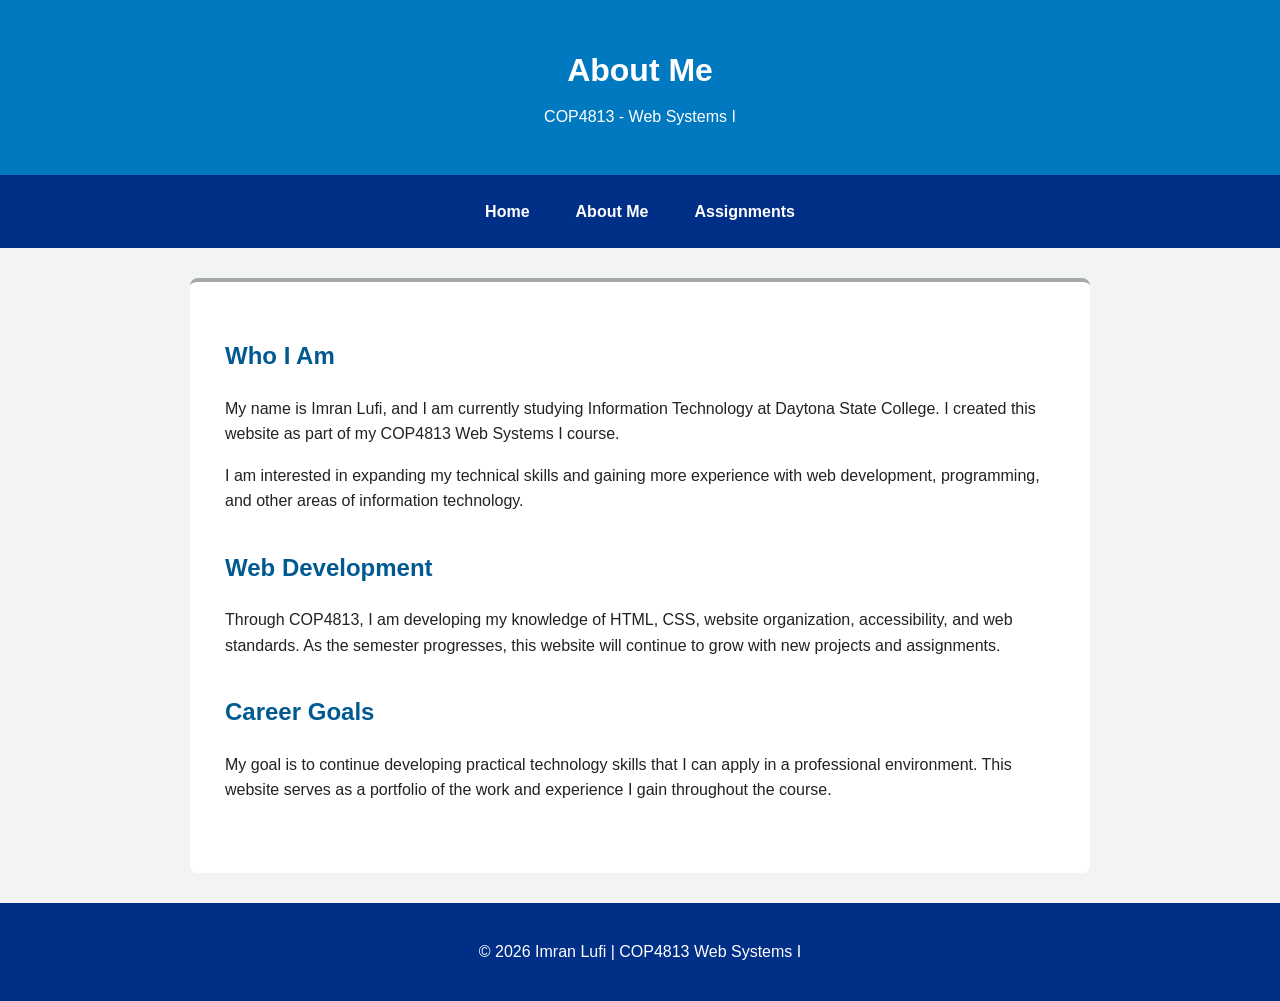
<file: about.html>
<!DOCTYPE html>
<html lang="en">

<head>
    <meta charset="UTF-8">
    <meta name="viewport" content="width=device-width, initial-scale=1.0">
    <meta name="description" content="Learn about Imran Lufi, a student developing web programming and information technology skills.">
    <title>About Me | Imran Lufi</title>
    <link rel="stylesheet" href="styles.css">
</head>

<body>

    <header>
        <h1>About Me</h1>
        <p>COP4813 - Web Systems I</p>
    </header>

    <nav aria-label="Main navigation">
        <a href="index.html">Home</a>
        <a href="about.html">About Me</a>
        <a href="assignments.html">Assignments</a>
    </nav>

    <main>
        <section>
            <h2>Who I Am</h2>

            <p>
                My name is Imran Lufi, and I am currently studying Information
                Technology at Daytona State College. I created this website as
                part of my COP4813 Web Systems I course.
            </p>

            <p>
                I am interested in expanding my technical skills and gaining
                more experience with web development, programming, and other
                areas of information technology.
            </p>
        </section>

        <section>
            <h2>Web Development</h2>

            <p>
                Through COP4813, I am developing my knowledge of HTML, CSS,
                website organization, accessibility, and web standards. As the
                semester progresses, this website will continue to grow with
                new projects and assignments.
            </p>
        </section>

        <section>
            <h2>Career Goals</h2>

            <p>
                My goal is to continue developing practical technology skills
                that I can apply in a professional environment. This website
                serves as a portfolio of the work and experience I gain
                throughout the course.
            </p>
        </section>
    </main>

    <footer>
        <p>&copy; 2026 Imran Lufi | COP4813 Web Systems I</p>
    </footer>

</body>

</html>
</file>
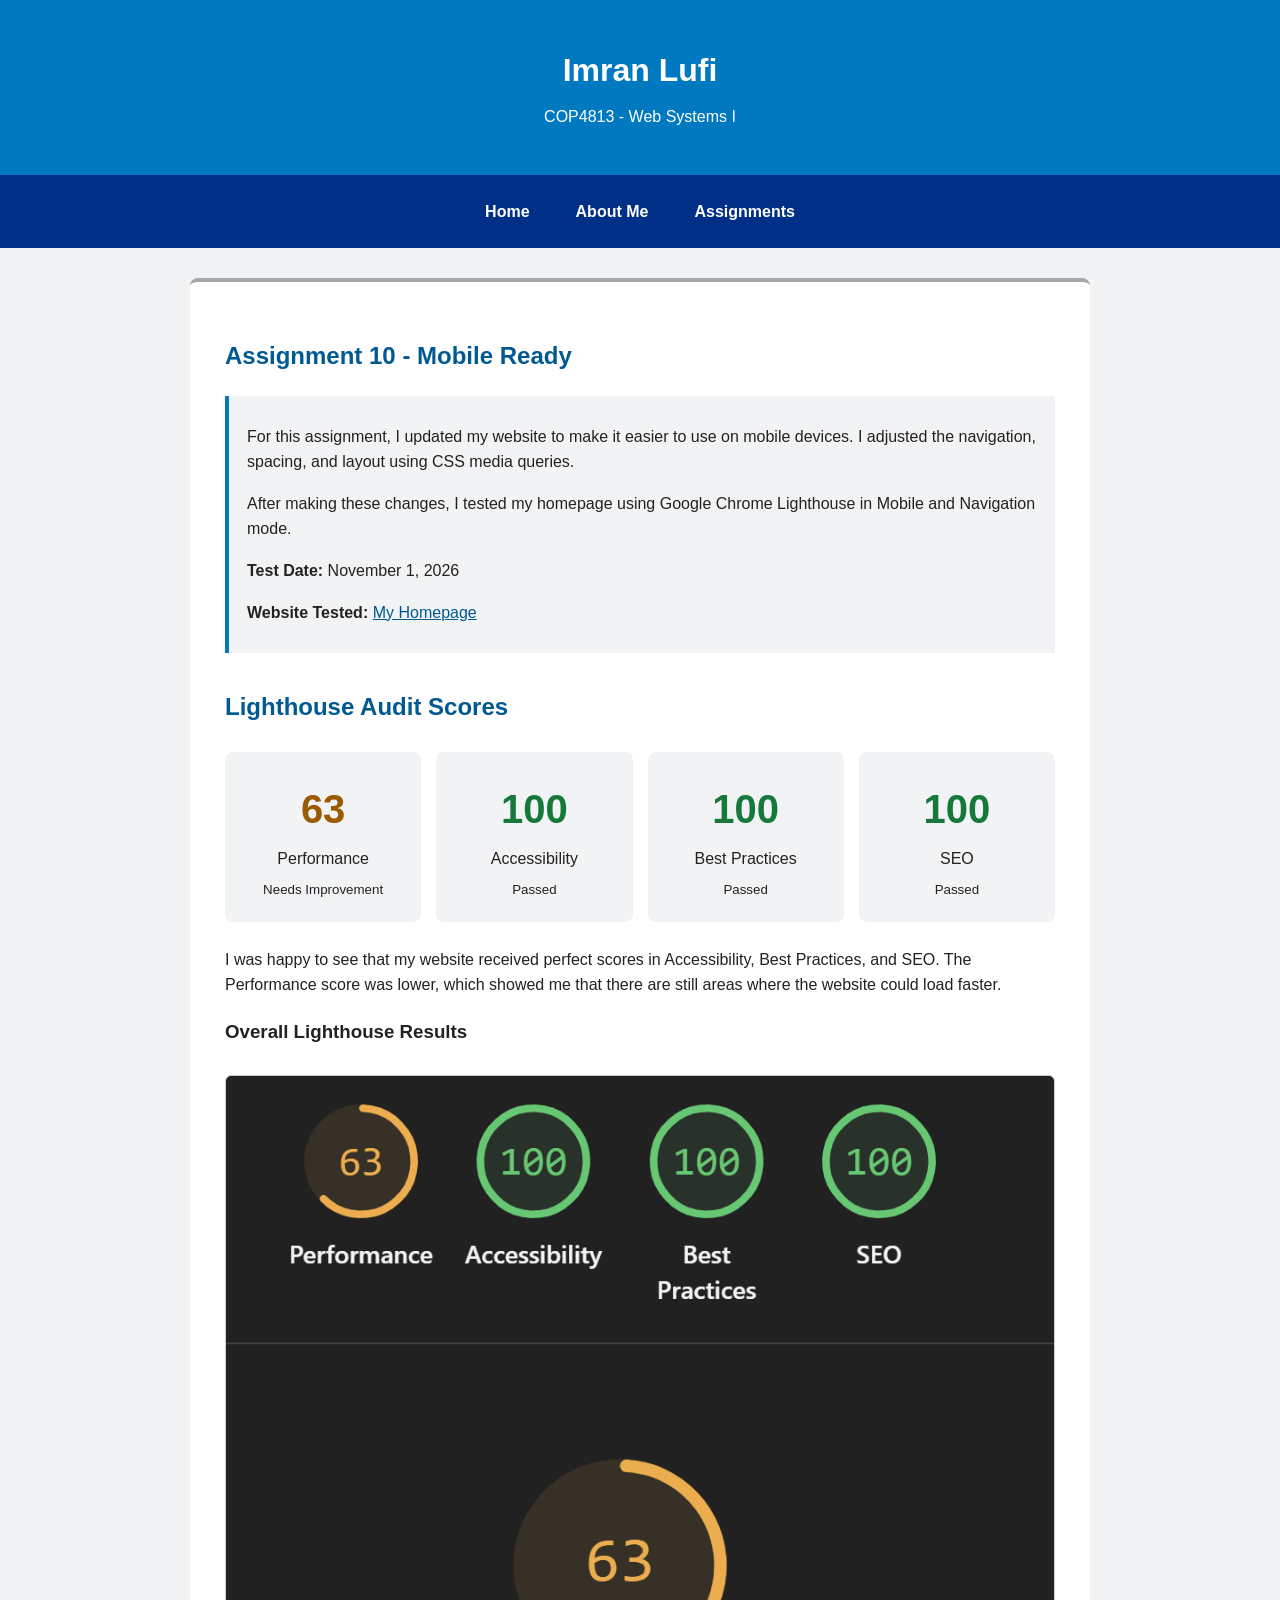
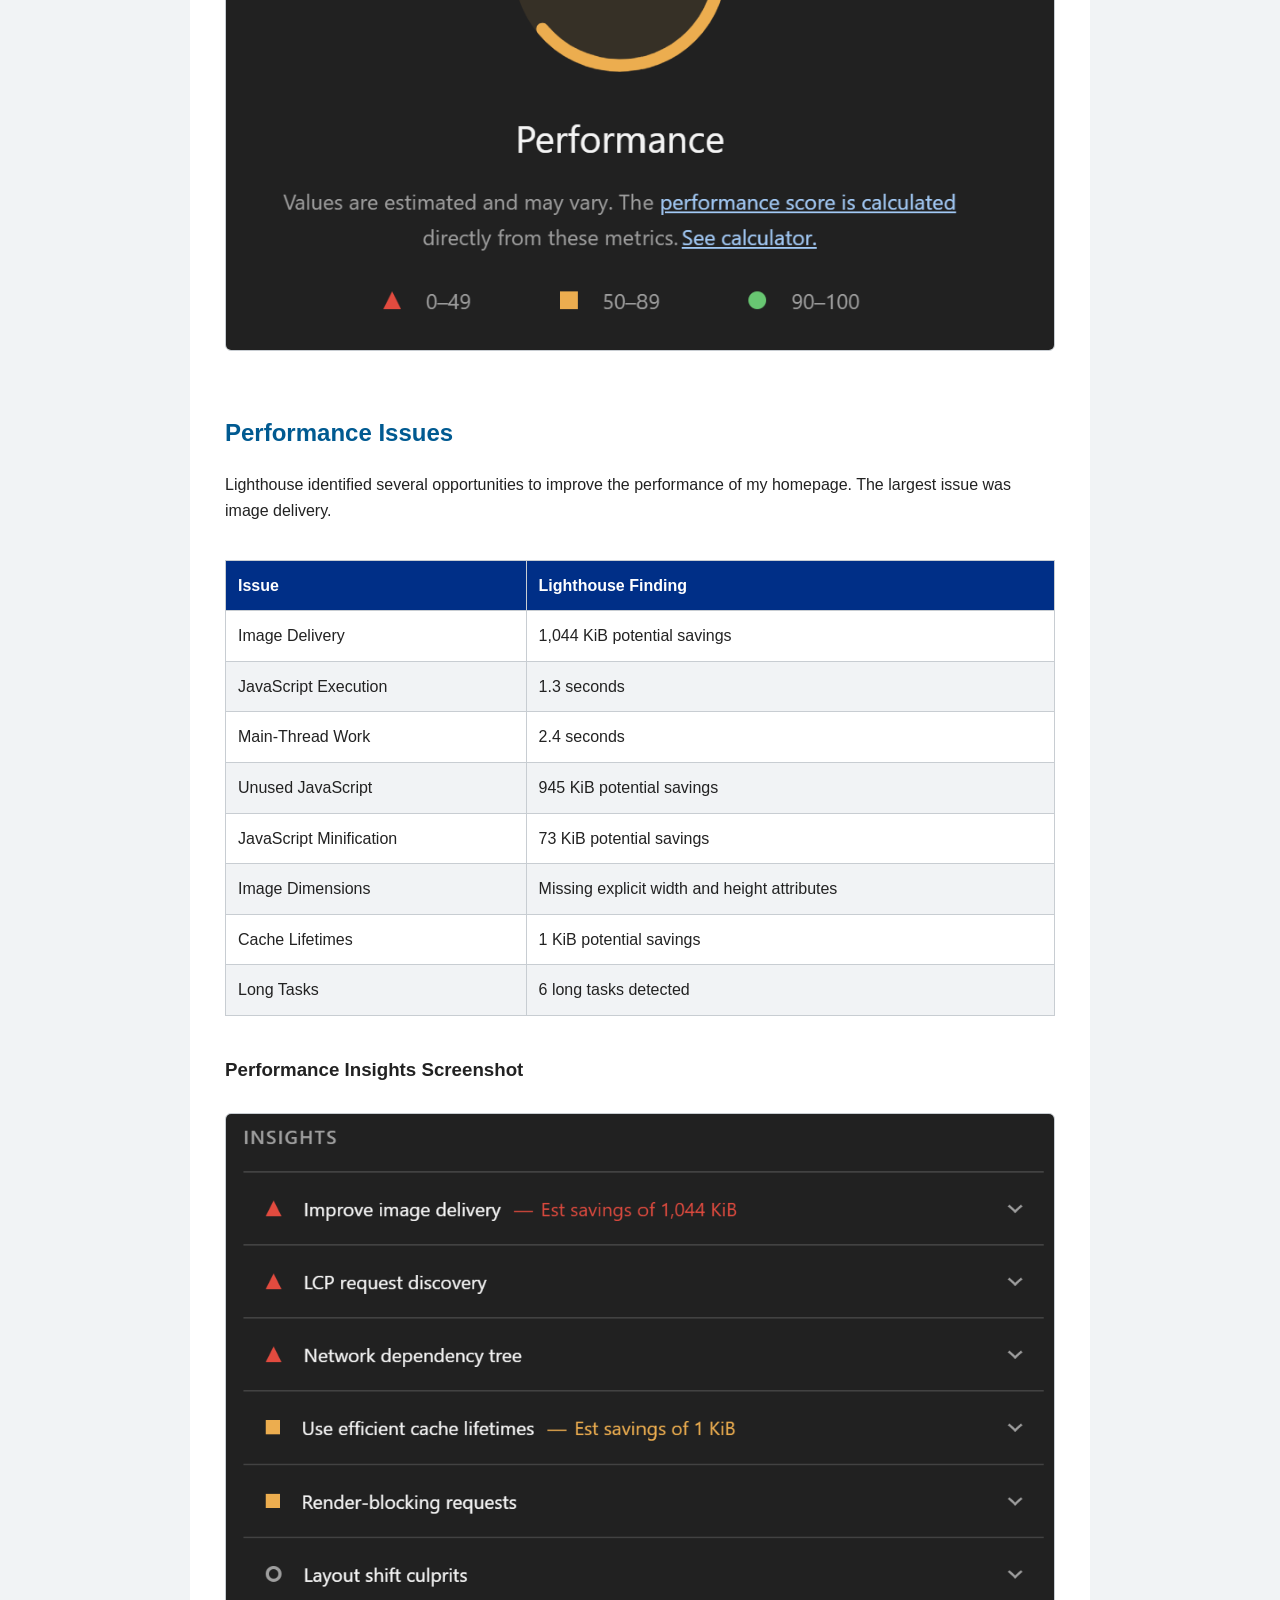
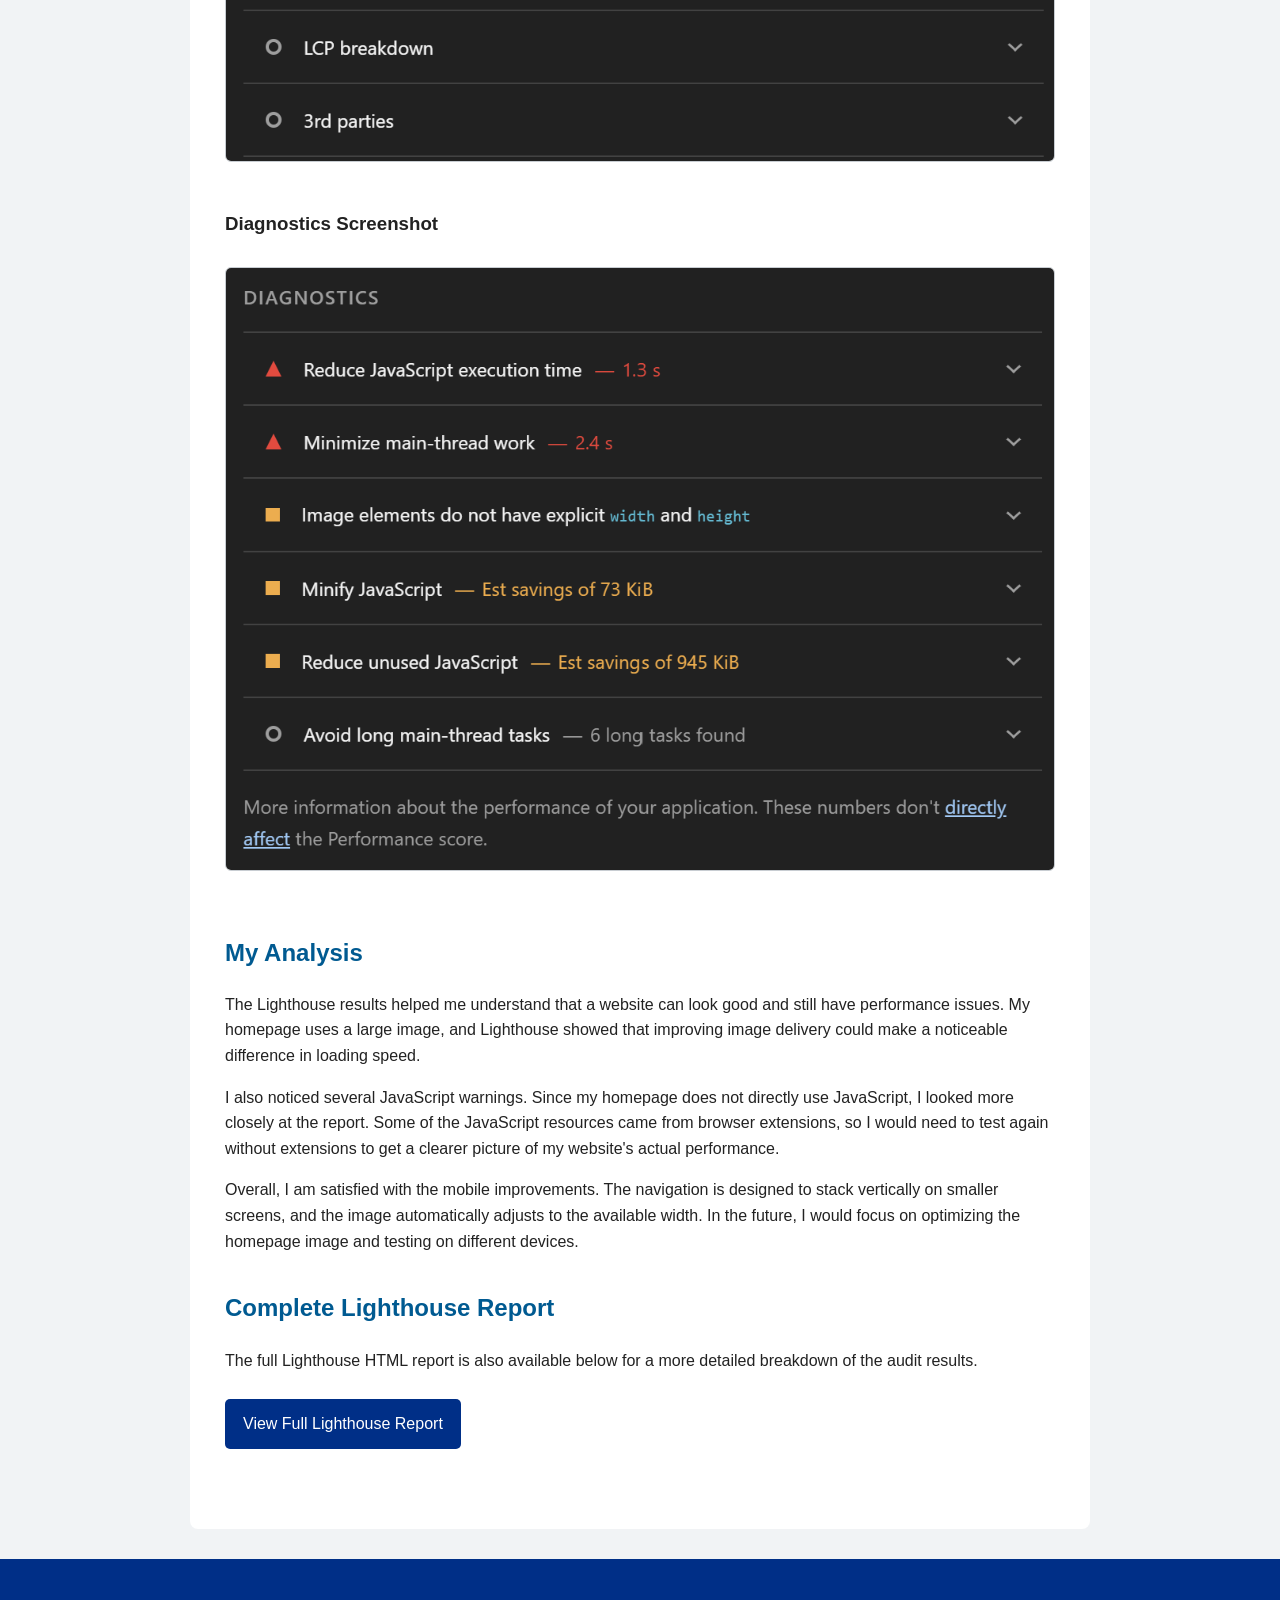
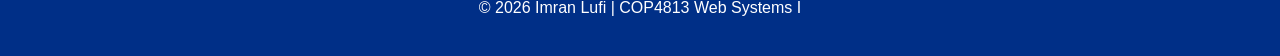
<file: assignment10.html>
<!DOCTYPE html>
<html lang="en">
<head>
    <meta charset="UTF-8">
    <meta name="viewport"
          content="width=device-width, initial-scale=1.0">
    <meta name="description"
          content="COP4813 Assignment 10 mobile Lighthouse audit.">
    <title>Assignment 10 | Mobile Ready</title>
    <link rel="stylesheet" href="styles.css">

    <style>
        .report-intro {
            border-left: 4px solid #0079C1;
            padding: 12px 18px;
            background: #f1f3f5;
        }

        .score-grid {
            display: grid;
            grid-template-columns:
                repeat(auto-fit, minmax(140px, 1fr));
            gap: 15px;
            margin: 25px 0;
        }

        .score-card {
            text-align: center;
            background: #f1f3f5;
            padding: 20px 10px;
            border-radius: 8px;
        }

        .score-number {
            font-size: 2.5rem;
            font-weight: bold;
            margin: 0;
        }

        .score-card p {
            margin: 5px 0;
        }

        .good {
            color: #16783b;
        }

        .needs-work {
            color: #9b5900;
        }

        .report-table {
            width: 100%;
            border-collapse: collapse;
            margin: 20px 0;
        }

        .report-table th,
        .report-table td {
            padding: 12px;
            border: 1px solid #c8cdd2;
            text-align: left;
        }

        .report-table th {
            background: #002F87;
            color: white;
        }

        .report-table tr:nth-child(even) {
            background: #f1f3f5;
        }

        .table-scroll {
            overflow-x: auto;
        }

        .report-image {
            width: 100%;
            height: auto;
            border: 1px solid #c8cdd2;
            border-radius: 6px;
            margin: 10px 0 20px;
        }

        .report-link {
            display: inline-block;
            background: #002F87;
            color: white;
            padding: 12px 18px;
            border-radius: 5px;
            text-decoration: none;
            margin: 10px 0;
        }

        .report-link:hover,
        .report-link:focus {
            background: #005A91;
            color: white;
        }

        @media (max-width: 600px) {
            .score-grid {
                grid-template-columns: repeat(2, 1fr);
            }

            .score-number {
                font-size: 2rem;
            }
        }
    </style>
</head>

<body>

<header>
    <h1>Imran Lufi</h1>
    <p>COP4813 - Web Systems I</p>
</header>

<nav aria-label="Main navigation">
    <a href="index.html">Home</a>
    <a href="about.html">About Me</a>
    <a href="assignments.html">Assignments</a>
</nav>

<main>

    <section>
        <h2>Assignment 10 - Mobile Ready</h2>

        <div class="report-intro">
            <p>
                For this assignment, I updated my website
                to make it easier to use on mobile devices.
                I adjusted the navigation, spacing, and
                layout using CSS media queries.
            </p>

            <p>
                After making these changes, I tested my
                homepage using Google Chrome Lighthouse
                in Mobile and Navigation mode.
            </p>

            <p>
                <strong>Test Date:</strong>
                November 1, 2026
            </p>

            <p>
                <strong>Website Tested:</strong>
                <a href="index.html">My Homepage</a>
            </p>
        </div>
    </section>

    <section>
        <h2>Lighthouse Audit Scores</h2>

        <div class="score-grid">

            <div class="score-card">
                <p class="score-number needs-work">63</p>
                <p>Performance</p>
                <small>Needs Improvement</small>
            </div>

            <div class="score-card">
                <p class="score-number good">100</p>
                <p>Accessibility</p>
                <small>Passed</small>
            </div>

            <div class="score-card">
                <p class="score-number good">100</p>
                <p>Best Practices</p>
                <small>Passed</small>
            </div>

            <div class="score-card">
                <p class="score-number good">100</p>
                <p>SEO</p>
                <small>Passed</small>
            </div>

        </div>

        <p>
            I was happy to see that my website received
            perfect scores in Accessibility, Best Practices,
            and SEO. The Performance score was lower,
            which showed me that there are still areas
            where the website could load faster.
        </p>

        <h3>Overall Lighthouse Results</h3>

        <img
            class="report-image"
            src="lighthouse-scores.png"
            alt="Lighthouse scores showing Performance 63,
                 Accessibility 100, Best Practices 100,
                 and SEO 100">
    </section>

    <section>
        <h2>Performance Issues</h2>

        <p>
            Lighthouse identified several opportunities
            to improve the performance of my homepage.
            The largest issue was image delivery.
        </p>

        <div class="table-scroll">
            <table class="report-table">
                <thead>
                    <tr>
                        <th>Issue</th>
                        <th>Lighthouse Finding</th>
                    </tr>
                </thead>

                <tbody>
                    <tr>
                        <td>Image Delivery</td>
                        <td>1,044 KiB potential savings</td>
                    </tr>

                    <tr>
                        <td>JavaScript Execution</td>
                        <td>1.3 seconds</td>
                    </tr>

                    <tr>
                        <td>Main-Thread Work</td>
                        <td>2.4 seconds</td>
                    </tr>

                    <tr>
                        <td>Unused JavaScript</td>
                        <td>945 KiB potential savings</td>
                    </tr>

                    <tr>
                        <td>JavaScript Minification</td>
                        <td>73 KiB potential savings</td>
                    </tr>

                    <tr>
                        <td>Image Dimensions</td>
                        <td>
                            Missing explicit width
                            and height attributes
                        </td>
                    </tr>

                    <tr>
                        <td>Cache Lifetimes</td>
                        <td>1 KiB potential savings</td>
                    </tr>

                    <tr>
                        <td>Long Tasks</td>
                        <td>6 long tasks detected</td>
                    </tr>
                </tbody>
            </table>
        </div>

        <h3>Performance Insights Screenshot</h3>

        <img
            class="report-image"
            src="lighthouse-insights.png"
            alt="Lighthouse performance insights">

        <h3>Diagnostics Screenshot</h3>

        <img
            class="report-image"
            src="lighthouse-diagnostics.png"
            alt="Lighthouse performance diagnostics">
    </section>

    <section>
        <h2>My Analysis</h2>

        <p>
            The Lighthouse results helped me understand
            that a website can look good and still have
            performance issues. My homepage uses a large
            image, and Lighthouse showed that improving
            image delivery could make a noticeable
            difference in loading speed.
        </p>

        <p>
            I also noticed several JavaScript warnings.
            Since my homepage does not directly use
            JavaScript, I looked more closely at the
            report. Some of the JavaScript resources
            came from browser extensions, so I would
            need to test again without extensions to
            get a clearer picture of my website's
            actual performance.
        </p>

        <p>
            Overall, I am satisfied with the mobile
            improvements. The navigation is designed
            to stack vertically on smaller screens,
            and the image automatically adjusts to
            the available width. In the future,
            I would focus on optimizing the homepage
            image and testing on different devices.
        </p>
    </section>

    <section>
        <h2>Complete Lighthouse Report</h2>

        <p>
            The full Lighthouse HTML report is also
            available below for a more detailed
            breakdown of the audit results.
        </p>

        <a class="report-link"
           href="lighthouse-full-report.html">
            View Full Lighthouse Report
        </a>
    </section>

</main>

<footer>
    <p>
        &copy; 2026 Imran Lufi |
        COP4813 Web Systems I
    </p>
</footer>

</body>
</html>
</file>
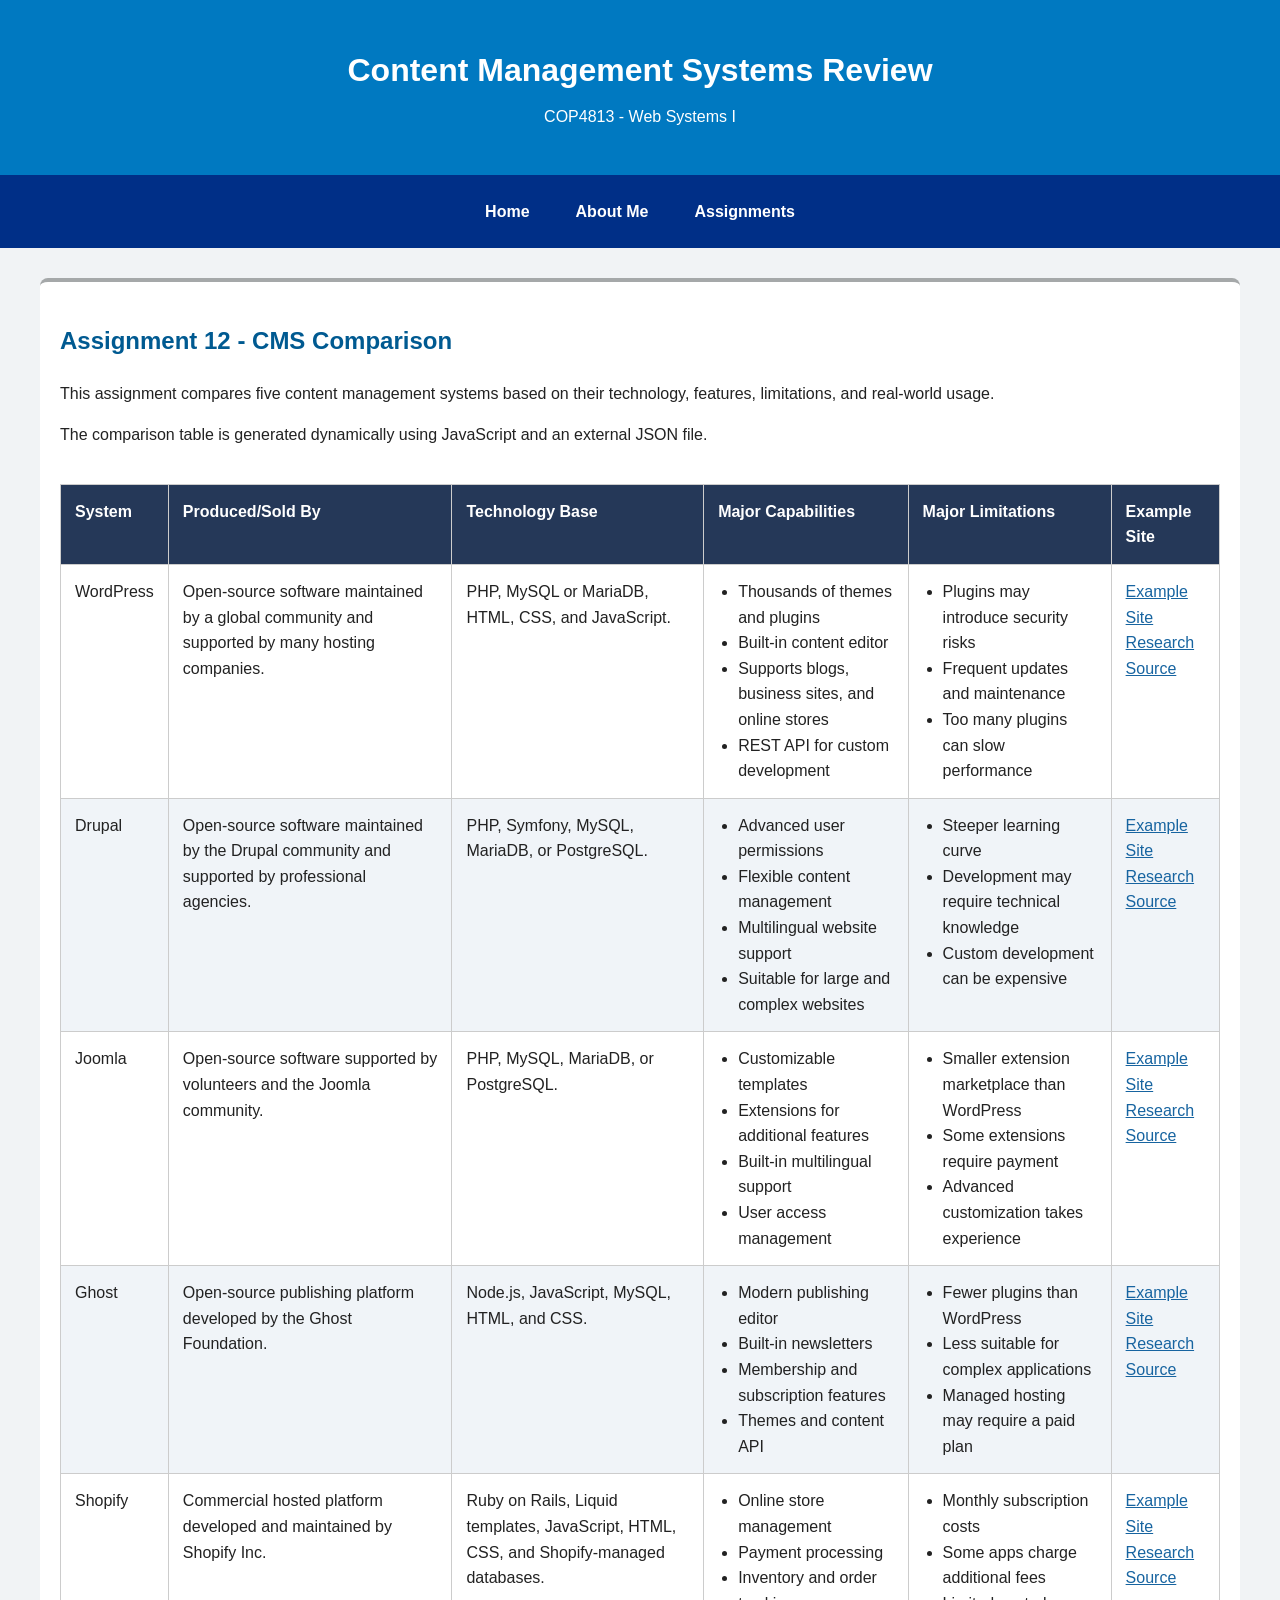
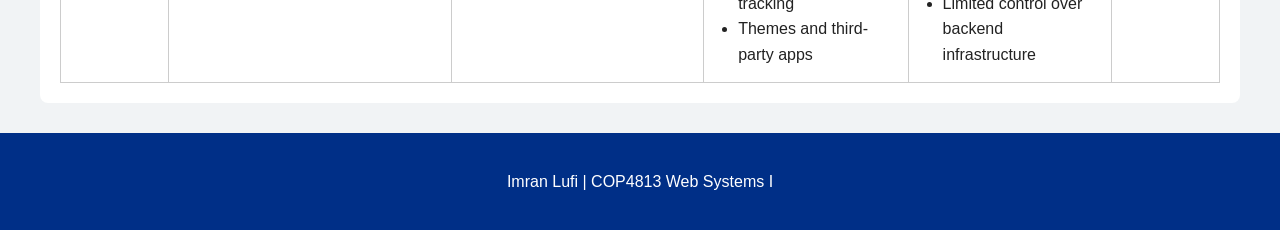
<file: assignment12.html>
<!DOCTYPE html>
<html lang="en">

<head>
    <meta charset="UTF-8">
    <meta name="viewport"
          content="width=device-width, initial-scale=1.0">

    <meta name="description"
          content="A comparison of five content management systems.">

    <title>Assignment 12 | CMS Review</title>

    <link rel="stylesheet" href="styles.css">

    <style>
        .cms-container {
            max-width: 1200px;
            margin: 30px auto;
            padding: 20px;
        }

        .table-wrapper {
            overflow-x: auto;
        }

        .cms-table {
            width: 100%;
            border-collapse: collapse;
            margin-top: 20px;
        }

        .cms-table th,
        .cms-table td {
            padding: 14px;
            border: 1px solid #ccc;
            text-align: left;
            vertical-align: top;
        }

        .cms-table th {
            background-color: #253858;
            color: white;
        }

        .cms-table tbody tr:nth-child(even) {
            background-color: #f0f4f8;
        }

        .cms-table tbody tr:nth-child(odd) {
            background-color: #ffffff;
        }

        .cms-table a {
            color: #1764a0;
            overflow-wrap: anywhere;
        }

        .cms-table ul {
            padding-left: 20px;
            margin: 0;
        }
    </style>
</head>

<body>

    <header>
        <h1>Content Management Systems Review</h1>
        <p>COP4813 - Web Systems I</p>
    </header>

    <nav aria-label="Main navigation">
        <a href="index.html">Home</a>
        <a href="about.html">About Me</a>
        <a href="assignments.html">Assignments</a>
    </nav>

    <main class="cms-container">

        <h2>Assignment 12 - CMS Comparison</h2>

        <p>
            This assignment compares five content
            management systems based on their technology,
            features, limitations, and real-world usage.
        </p>

        <p>
            The comparison table is generated dynamically
            using JavaScript and an external JSON file.
        </p>

        <div class="table-wrapper">

            <table class="cms-table">
                <thead>
                    <tr>
                        <th scope="col">System</th>
                        <th scope="col">Produced/Sold By</th>
                        <th scope="col">Technology Base</th>
                        <th scope="col">Major Capabilities</th>
                        <th scope="col">Major Limitations</th>
                        <th scope="col">Example Site</th>
                    </tr>
                </thead>

                <tbody id="cms-data">
                    <tr>
                        <td colspan="6">
                            Loading CMS information...
                        </td>
                    </tr>
                </tbody>
            </table>

        </div>

    </main>

    <footer>
        <p>Imran Lufi | COP4813 Web Systems I</p>
    </footer>

    <script src="assignment12.js"></script>

</body>
</html>
</file>
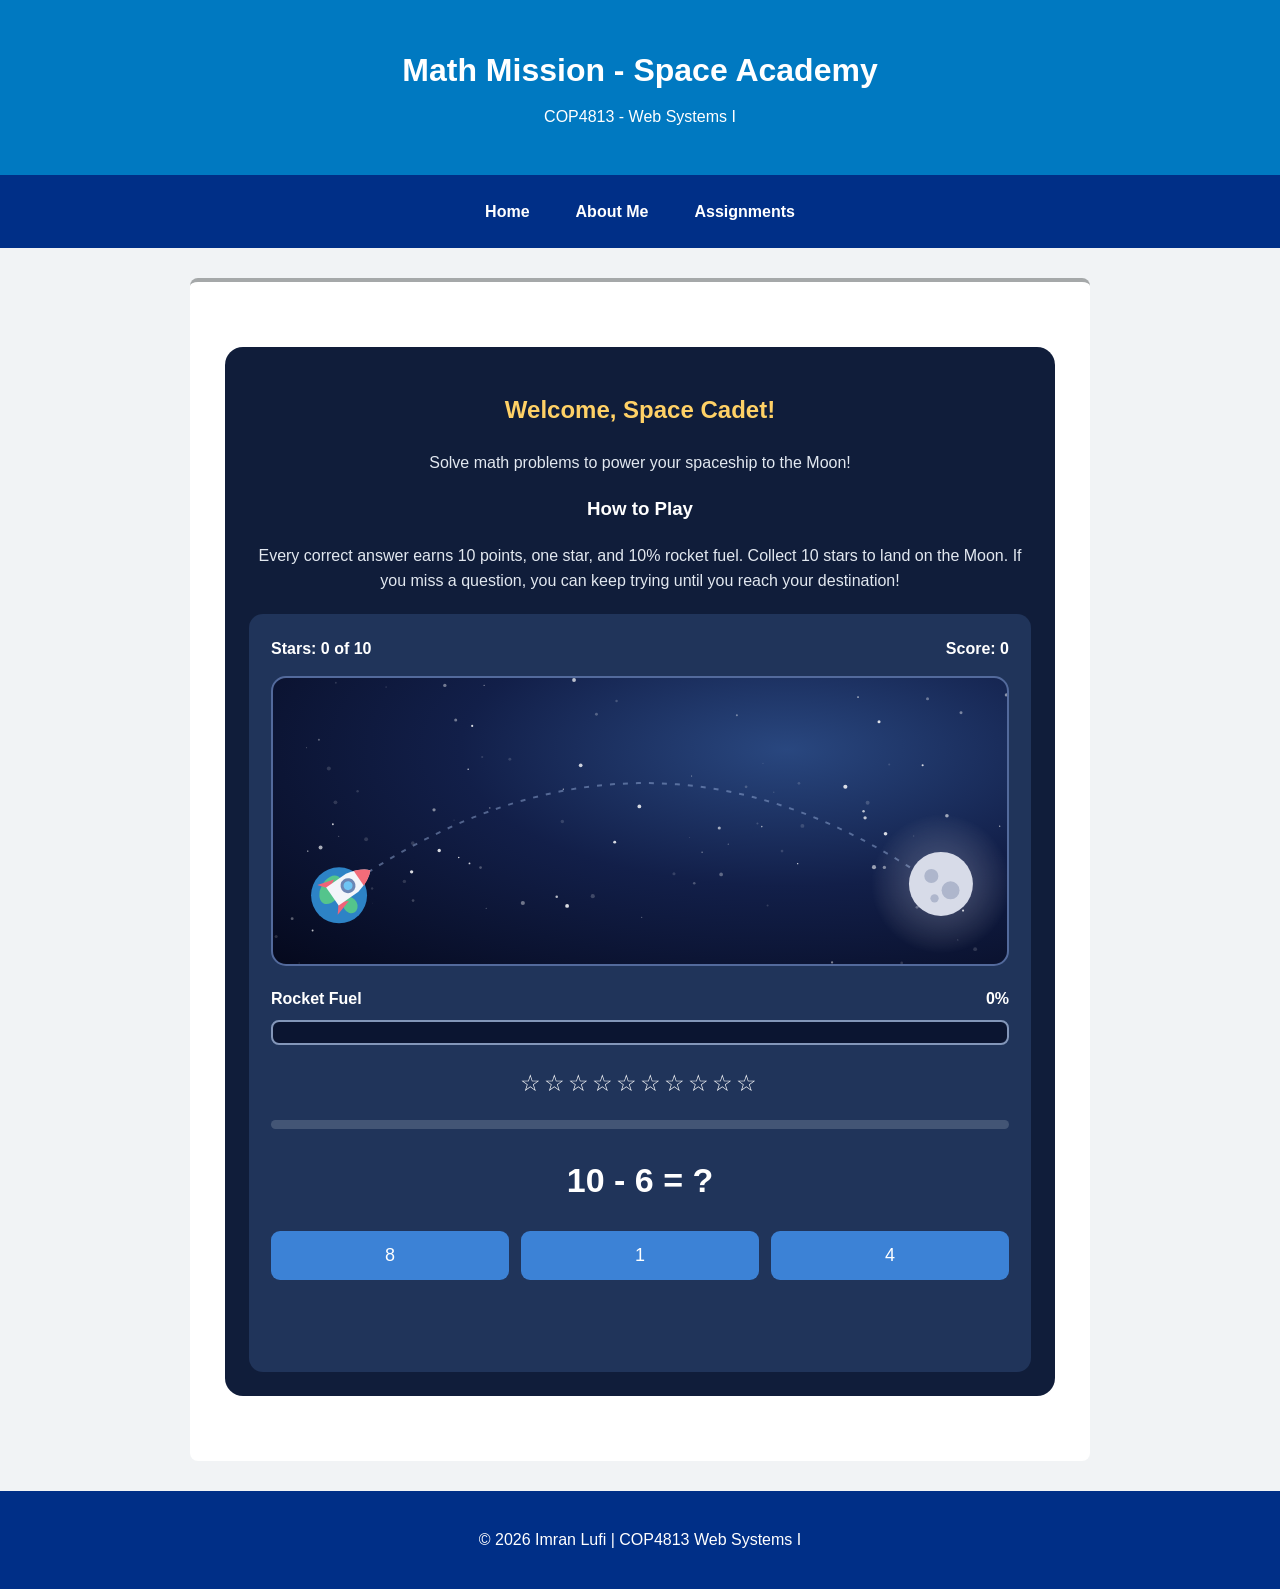
<file: assignment13.html>
<!DOCTYPE html>
<html lang="en">
<head>
<meta charset="UTF-8">
<meta name="viewport" content="width=device-width, initial-scale=1.0">
<meta name="description" content="Math Mission Space Academy educational game">
<title>Assignment 13 | Math Mission</title>
<link rel="stylesheet" href="styles.css">

<style>
.game-container {
    max-width: 900px;
    margin: 30px auto;
    padding: 24px;
    background: #101d3a;
    color: #fff;
    border-radius: 18px;
    text-align: center;
    box-sizing: border-box;
}
.game-container h2 { color: #ffd166; }
.game-container p { color: #e2e8f0; }
.game-panel {
    background: #20345a;
    padding: 22px;
    border-radius: 14px;
    margin-top: 20px;
}
.scoreboard, .fuel-label {
    display: flex;
    justify-content: space-between;
    gap: 12px;
    font-weight: bold;
}
.scoreboard { margin-bottom: 15px; }
.space-scene {
    position: relative;
    height: 290px;
    overflow: hidden;
    border: 2px solid #536a9c;
    border-radius: 15px;
    background: radial-gradient(ellipse at 70% 25%,
        #29477f 0%, #121f49 45%, #05091d 100%);
    isolation: isolate;
}
.space-scene.landing {
    box-shadow: 0 0 30px #ffd166;
}
.space-scene canvas {
    display: block;
    width: 100%;
    height: 100%;
}
.fuel-section { margin: 20px 0; text-align: left; }
.fuel-label { margin-bottom: 8px; }
.fuel-tank {
    height: 25px;
    background: #0b1531;
    border: 2px solid #8396b9;
    border-radius: 8px;
    overflow: hidden;
}
.fuel-fill {
    width: 0%;
    height: 100%;
    background: linear-gradient(90deg, #159d68, #75ffc0);
    transition: width .7s ease;
}
.star-rewards {
    margin: 16px 0;
    font-size: 23px;
    letter-spacing: 3px;
    overflow-wrap: anywhere;
}
.progress {
    height: 9px;
    background: #435575;
    border-radius: 10px;
    overflow: hidden;
    margin: 18px 0;
}
.progress-bar {
    height: 100%;
    width: 0%;
    background: #ffd166;
    transition: width .6s;
}
#question {
    color: white;
    font-size: 34px;
    margin: 24px 0;
}
.answers {
    display: grid;
    grid-template-columns: repeat(3, 1fr);
    gap: 12px;
}
.game-container button {
    padding: 14px;
    border: none;
    border-radius: 9px;
    background: #3c82d6;
    color: white;
    font-size: 18px;
    cursor: pointer;
}
.game-container button:hover:not(:disabled) {
    background: #2563a8;
}
.game-container button:disabled { cursor: default; }
.game-container button.correct { background: #15803d; }
.game-container button.incorrect { background: #b91c1c; }
#feedback {
    min-height: 36px;
    font-weight: bold;
    margin-top: 18px;
}
#next-button, #restart-button {
    margin-top: 12px;
    background: #e9a23b;
    color: #172033;
}
.celebration {
    font-size: 60px;
    margin: 18px 0;
    animation: celebrate 1s ease-in-out infinite alternate;
}
@keyframes celebrate {
    to { transform: scale(1.15) rotate(8deg); }
}
.hidden { display: none !important; }

@media (max-width: 500px) {
    .game-container, .game-panel { padding: 14px; }
    .space-scene { height: 215px; }
    .scoreboard { font-size: 13px; }
    .star-rewards { font-size: 17px; letter-spacing: 1px; }
    #question { font-size: 28px; }
    .answers { gap: 7px; }
}
@media (prefers-reduced-motion: reduce) {
    .celebration { animation: none; }
    .fuel-fill, .progress-bar { transition: none; }
}
</style>
</head>

<body>
<header>
    <h1>Math Mission - Space Academy</h1>
    <p>COP4813 - Web Systems I</p>
</header>

<nav aria-label="Main navigation">
    <a href="index.html">Home</a>
    <a href="about.html">About Me</a>
    <a href="assignments.html">Assignments</a>
</nav>

<main>
<section class="game-container">
    <h2>Welcome, Space Cadet!</h2>
    <p>Solve math problems to power your spaceship to the Moon!</p>

    <h3>How to Play</h3>
    <p>
        Every correct answer earns 10 points, one star,
        and 10% rocket fuel. Collect 10 stars to land
        on the Moon. If you miss a question, you can
        keep trying until you reach your destination!
    </p>

    <div class="game-panel">
        <div class="scoreboard">
            <span id="mission-number">Stars: 0 of 10</span>
            <span id="score">Score: 0</span>
        </div>

        <div class="space-scene" id="space-scene">
            <canvas id="space-canvas"
                    aria-label="Animated spaceship flying toward the Moon"
                    role="img"></canvas>
        </div>

        <div class="fuel-section">
            <div class="fuel-label">
                <span>Rocket Fuel</span>
                <span id="fuel-percent">0%</span>
            </div>
            <div class="fuel-tank" id="fuel-progress"
                 role="progressbar" aria-label="Rocket fuel"
                 aria-valuemin="0" aria-valuemax="100"
                 aria-valuenow="0">
                <div class="fuel-fill" id="fuel-fill"></div>
            </div>
        </div>

        <div class="star-rewards" id="star-rewards"
             aria-label="0 of 10 stars earned"></div>

        <div class="progress">
            <div class="progress-bar" id="progress-bar"></div>
        </div>

        <div id="game-screen">
            <h2 id="question">Ready for launch?</h2>
            <div class="answers" id="answers"></div>
            <p id="feedback" aria-live="polite"></p>
            <button id="next-button" class="hidden">
                Next Question
            </button>
        </div>

        <div id="result-screen" class="hidden">
            <div class="celebration">🏆🌕🚀</div>
            <h2>Moon Landing Successful!</h2>
            <p id="final-score"></p>
            <p id="final-message"></p>
            <button id="restart-button">Play Again</button>
        </div>
    </div>
</section>
</main>

<footer>
    <p>&copy; 2026 Imran Lufi | COP4813 Web Systems I</p>
</footer>

<script>
document.addEventListener("DOMContentLoaded", () => {
    const goal = 10;
    let correctCount = 0;
    let attempts = 0;
    let correctAnswer = 0;
    let answered = false;

    const $ = id => document.getElementById(id);
    const canvas = $("space-canvas");
    const ctx = canvas.getContext("2d");
    const scene = $("space-scene");

    let width = 600;
    let height = 290;
    let displayedProgress = 0;
    let targetProgress = 0;
    let lastTime = 0;
    let particles = [];
    let celebrating = false;

    const reduceMotion = window.matchMedia(
        "(prefers-reduced-motion: reduce)"
    ).matches;

    const stars = Array.from({ length: 95 }, () => ({
        x: Math.random(),
        y: Math.random(),
        size: Math.random() * 1.7 + .4,
        speed: Math.random() * .012 + .003,
        phase: Math.random() * Math.PI * 2
    }));

    function randomNumber(min, max) {
        return Math.floor(Math.random() * (max - min + 1)) + min;
    }

    function resizeCanvas() {
        const rect = canvas.getBoundingClientRect();
        width = rect.width || 600;
        height = rect.height || 290;

        const dpr = Math.min(window.devicePixelRatio || 1, 2);
        canvas.width = Math.round(width * dpr);
        canvas.height = Math.round(height * dpr);
        ctx.setTransform(dpr, 0, 0, dpr, 0, 0);
    }

    window.addEventListener("resize", resizeCanvas);
    resizeCanvas();

    function flightPoint(t) {
        const start = { x: width * .10, y: height * .73 };
        const control = { x: width * .50, y: height * .02 };
        const end = { x: width * .89, y: height * .70 };

        const u = 1 - t;
        return {
            x: u*u*start.x + 2*u*t*control.x + t*t*end.x,
            y: u*u*start.y + 2*u*t*control.y + t*t*end.y,
            dx: 2*u*(control.x-start.x) + 2*t*(end.x-control.x),
            dy: 2*u*(control.y-start.y) + 2*t*(end.y-control.y)
        };
    }

    function drawStars(time) {
        stars.forEach(star => {
            const x = ((star.x + time * star.speed * .0001) % 1) * width;
            const y = star.y * height;
            const alpha = .45 + .4 * Math.sin(time * .0015 + star.phase);

            ctx.beginPath();
            ctx.arc(x, y, star.size, 0, Math.PI * 2);
            ctx.fillStyle =
                `rgba(255,255,255,${Math.max(.15,alpha)})`;
            ctx.fill();
        });
    }

    function drawPlanet(x, y, radius, isMoon) {
        ctx.save();
        ctx.translate(x, y);

        if (isMoon) {
            const glow = ctx.createRadialGradient(
                0, 0, radius*.3, 0, 0, radius*2.2
            );
            glow.addColorStop(
                0, celebrating ? "#ffe89a99" : "#d9dcf044"
            );
            glow.addColorStop(1, "#ffffff00");

            ctx.fillStyle = glow;
            ctx.beginPath();
            ctx.arc(0, 0, radius*2.2, 0, Math.PI*2);
            ctx.fill();

            ctx.fillStyle = "#d7dbe8";
            ctx.beginPath();
            ctx.arc(0, 0, radius, 0, Math.PI*2);
            ctx.fill();

            ctx.fillStyle = "#aeb6cc";
            [[-.3,-.25,.22],[.3,.2,.28],[-.2,.45,.13]]
                .forEach(c => {
                    ctx.beginPath();
                    ctx.arc(
                        c[0]*radius,
                        c[1]*radius,
                        c[2]*radius,
                        0,
                        Math.PI*2
                    );
                    ctx.fill();
                });
        } else {
            ctx.fillStyle = "#2d83c6";
            ctx.beginPath();
            ctx.arc(0, 0, radius, 0, Math.PI*2);
            ctx.fill();

            ctx.fillStyle = "#54c48c";
            ctx.beginPath();
            ctx.ellipse(
                -radius*.3, -radius*.2,
                radius*.35, radius*.55,
                .5, 0, Math.PI*2
            );
            ctx.fill();

            ctx.beginPath();
            ctx.ellipse(
                radius*.4, radius*.35,
                radius*.25, radius*.3,
                -.5, 0, Math.PI*2
            );
            ctx.fill();
        }

        ctx.restore();
    }

    function drawFlightPath() {
        ctx.beginPath();

        for (let i = 0; i <= 60; i++) {
            const p = flightPoint(i / 60);

            if (i === 0) ctx.moveTo(p.x, p.y);
            else ctx.lineTo(p.x, p.y);
        }

        ctx.strokeStyle = "#9cb5df77";
        ctx.lineWidth = 2;
        ctx.setLineDash([5, 8]);
        ctx.stroke();
        ctx.setLineDash([]);
    }

    function spawnParticles(x, y, count, colors) {
        if (reduceMotion) return;

        for (let i = 0; i < count; i++) {
            const angle = Math.random() * Math.PI * 2;
            const speed = Math.random() * 95 + 30;

            particles.push({
                x, y,
                vx: Math.cos(angle) * speed,
                vy: Math.sin(angle) * speed,
                life: 1,
                size: Math.random() * 4 + 2,
                color: colors[i % colors.length]
            });
        }
    }

    function drawRocket(t, time, flying) {
        const p = flightPoint(t);
        const angle = Math.atan2(p.dy, p.dx);

        ctx.save();
        ctx.translate(p.x, p.y);
        ctx.rotate(angle);

        // Short, centered flame directly behind the rocket.
        if (flying && !reduceMotion) {
            const flameLength = 16 + Math.sin(time * .035) * 4;

            const flame = ctx.createLinearGradient(
                -18 - flameLength, 0, -15, 0
            );

            flame.addColorStop(0, "rgba(255,100,20,0)");
            flame.addColorStop(.45, "#ff8c25");
            flame.addColorStop(1, "#fff4a3");

            ctx.fillStyle = flame;
            ctx.beginPath();
            ctx.moveTo(-16, -5);
            ctx.quadraticCurveTo(
                -22 - flameLength, 0,
                -16, 5
            );
            ctx.closePath();
            ctx.fill();
        }

        // Rocket fins.
        ctx.fillStyle = "#ef6378";
        ctx.beginPath();
        ctx.moveTo(-15, -8);
        ctx.lineTo(-23, -18);
        ctx.lineTo(-6, -13);
        ctx.closePath();
        ctx.fill();

        ctx.beginPath();
        ctx.moveTo(-15, 8);
        ctx.lineTo(-23, 18);
        ctx.lineTo(-6, 13);
        ctx.closePath();
        ctx.fill();

        // Rocket body.
        ctx.fillStyle = "#f3f5fa";
        ctx.beginPath();
        ctx.moveTo(-17, -11);
        ctx.lineTo(7, -11);
        ctx.quadraticCurveTo(23, -7, 29, 0);
        ctx.quadraticCurveTo(23, 7, 7, 11);
        ctx.lineTo(-17, 11);
        ctx.closePath();
        ctx.fill();

        // Nose cone.
        ctx.fillStyle = "#f36c79";
        ctx.beginPath();
        ctx.moveTo(15, -9);
        ctx.quadraticCurveTo(25, -5, 29, 0);
        ctx.quadraticCurveTo(25, 5, 15, 9);
        ctx.closePath();
        ctx.fill();

        // Window.
        ctx.fillStyle = "#6fc5f4";
        ctx.strokeStyle = "#6c86b4";
        ctx.lineWidth = 3;
        ctx.beginPath();
        ctx.arc(2, 0, 6, 0, Math.PI*2);
        ctx.fill();
        ctx.stroke();

        ctx.restore();

        return p;
    }

    function drawParticles(dt) {
        particles = particles.filter(p => p.life > 0);

        particles.forEach(p => {
            p.x += p.vx * dt;
            p.y += p.vy * dt;
            p.vy += 35 * dt;
            p.life -= dt * 1.4;

            ctx.globalAlpha = Math.max(0, p.life);
            ctx.fillStyle = p.color;
            ctx.beginPath();
            ctx.arc(
                p.x, p.y,
                p.size * Math.max(.2, p.life),
                0, Math.PI*2
            );
            ctx.fill();
        });

        ctx.globalAlpha = 1;
    }

    function animate(time) {
        const dt = Math.min((time - lastTime) / 1000 || 0, .05);
        lastTime = time;

        if (reduceMotion) {
            displayedProgress = targetProgress;
        } else {
            const difference = targetProgress - displayedProgress;
            displayedProgress += difference * Math.min(1, dt * 2.3);

            if (Math.abs(difference) < .0005) {
                displayedProgress = targetProgress;
            }
        }

        ctx.clearRect(0, 0, width, height);

        drawStars(time);
        drawFlightPath();

        drawPlanet(
            width*.09, height*.76,
            Math.min(width*.055,28), false
        );

        drawPlanet(
            width*.91, height*.72,
            Math.min(width*.06,32), true
        );

        const flying =
            targetProgress - displayedProgress > .002;

        const rocketPoint =
            drawRocket(displayedProgress, time, flying);

        // Exhaust particles travel backward along the
        // rocket's actual direction, not sideways.
        if (flying && !reduceMotion && Math.random() < .35) {
            const angle = Math.atan2(
                rocketPoint.dy, rocketPoint.dx
            );

            const backX = Math.cos(angle);
            const backY = Math.sin(angle);

            particles.push({
                x: rocketPoint.x - backX * 19,
                y: rocketPoint.y - backY * 19,
                vx: -backX * (35 + Math.random()*20)
                    + (Math.random()-.5)*8,
                vy: -backY * (35 + Math.random()*20)
                    + (Math.random()-.5)*8,
                life: .45,
                size: Math.random()*2+1,
                color: Math.random()>.5
                    ? "#ffb347" : "#ffe59a"
            });
        }

        drawParticles(dt);
        requestAnimationFrame(animate);
    }

    function updateProgress() {
        const percent = correctCount * 10;
        targetProgress = correctCount / goal;

        $("fuel-fill").style.width = percent + "%";
        $("fuel-percent").textContent = percent + "%";
        $("fuel-progress").setAttribute(
            "aria-valuenow", percent
        );
        $("progress-bar").style.width = percent + "%";

        $("mission-number").textContent =
            "Stars: " + correctCount + " of " + goal;

        $("score").textContent =
            "Score: " + correctCount * 10;

        $("star-rewards").textContent =
            "⭐".repeat(correctCount) +
            "☆".repeat(goal-correctCount);

        $("star-rewards").setAttribute(
            "aria-label",
            correctCount + " of 10 stars earned"
        );
    }

    function createQuestion() {
        answered = false;
        $("feedback").textContent = "";
        $("next-button").classList.add("hidden");
        $("answers").innerHTML = "";

        const a = randomNumber(1,10);
        const b = randomNumber(1,10);
        const addition = Math.random() < .5;

        if (addition) {
            correctAnswer = a+b;
            $("question").textContent =
                `${a} + ${b} = ?`;
        } else {
            const larger = Math.max(a,b);
            const smaller = Math.min(a,b);

            correctAnswer = larger-smaller;
            $("question").textContent =
                `${larger} - ${smaller} = ?`;
        }

        const choices = [correctAnswer];

        while (choices.length < 3) {
            const wrong = Math.max(
                0, correctAnswer + randomNumber(-5,5)
            );

            if (!choices.includes(wrong)) {
                choices.push(wrong);
            }
        }

        for (let i=choices.length-1; i>0; i--) {
            const j=randomNumber(0,i);
            [choices[i],choices[j]]=
                [choices[j],choices[i]];
        }

        choices.forEach(choice => {
            const button=document.createElement("button");
            button.type="button";
            button.textContent=choice;

            button.addEventListener("click",()=>{
                checkAnswer(choice,button);
            });

            $("answers").appendChild(button);
        });
    }

    function checkAnswer(choice, selectedButton) {
        if (answered) return;

        answered=true;
        attempts++;

        $("answers")
            .querySelectorAll("button")
            .forEach(button=>{
                button.disabled=true;

                if (Number(button.textContent)===correctAnswer) {
                    button.classList.add("correct");
                }
            });

        if (choice===correctAnswer) {
            correctCount++;
            updateProgress();

            $("feedback").textContent =
                "Awesome! You earned a star! Rocket boost activated!";

            const point=flightPoint(displayedProgress);

            spawnParticles(
                point.x,point.y,12,
                ["#ffd166","#ff9b42","#ffffff","#7bdcff"]
            );
        } else {
            selectedButton.classList.add("incorrect");

            const messages=[
                "Good try, Space Cadet!",
                "Keep going! You can do it!",
                "Every astronaut learns by trying!",
                "Your next mission is waiting!"
            ];

            $("feedback").textContent =
                messages[randomNumber(0,messages.length-1)] +
                " The answer was " + correctAnswer + ".";
        }

        $("next-button").textContent =
            correctCount===goal
                ? "Land on the Moon!"
                : "Next Question";

        $("next-button").classList.remove("hidden");
    }

    function finishGame() {
        $("game-screen").classList.add("hidden");
        $("result-screen").classList.remove("hidden");

        scene.classList.add("landing");
        celebrating=true;

        $("final-score").textContent =
            "You earned 100 points and collected all 10 stars!";

        $("final-message").textContent =
            "Mission accomplished! You reached the Moon after " +
            attempts + " questions. Great work, Space Explorer!";

        const moon=flightPoint(1);

        spawnParticles(
            moon.x,moon.y,100,
            ["#ffd166","#ff6b81","#7bdcff","#ffffff"]
        );
    }

    $("next-button").addEventListener("click",()=>{
        if (correctCount>=goal) {
            finishGame();
        } else {
            createQuestion();
        }
    });

    $("restart-button").addEventListener("click",()=>{
        correctCount=0;
        attempts=0;
        answered=false;
        celebrating=false;
        particles=[];
        displayedProgress=0;
        targetProgress=0;

        scene.classList.remove("landing");

        $("game-screen").classList.remove("hidden");
        $("result-screen").classList.add("hidden");

        updateProgress();
        createQuestion();
    });

    updateProgress();
    createQuestion();
    requestAnimationFrame(animate);
});
</script>
</body>
</html>
</file>
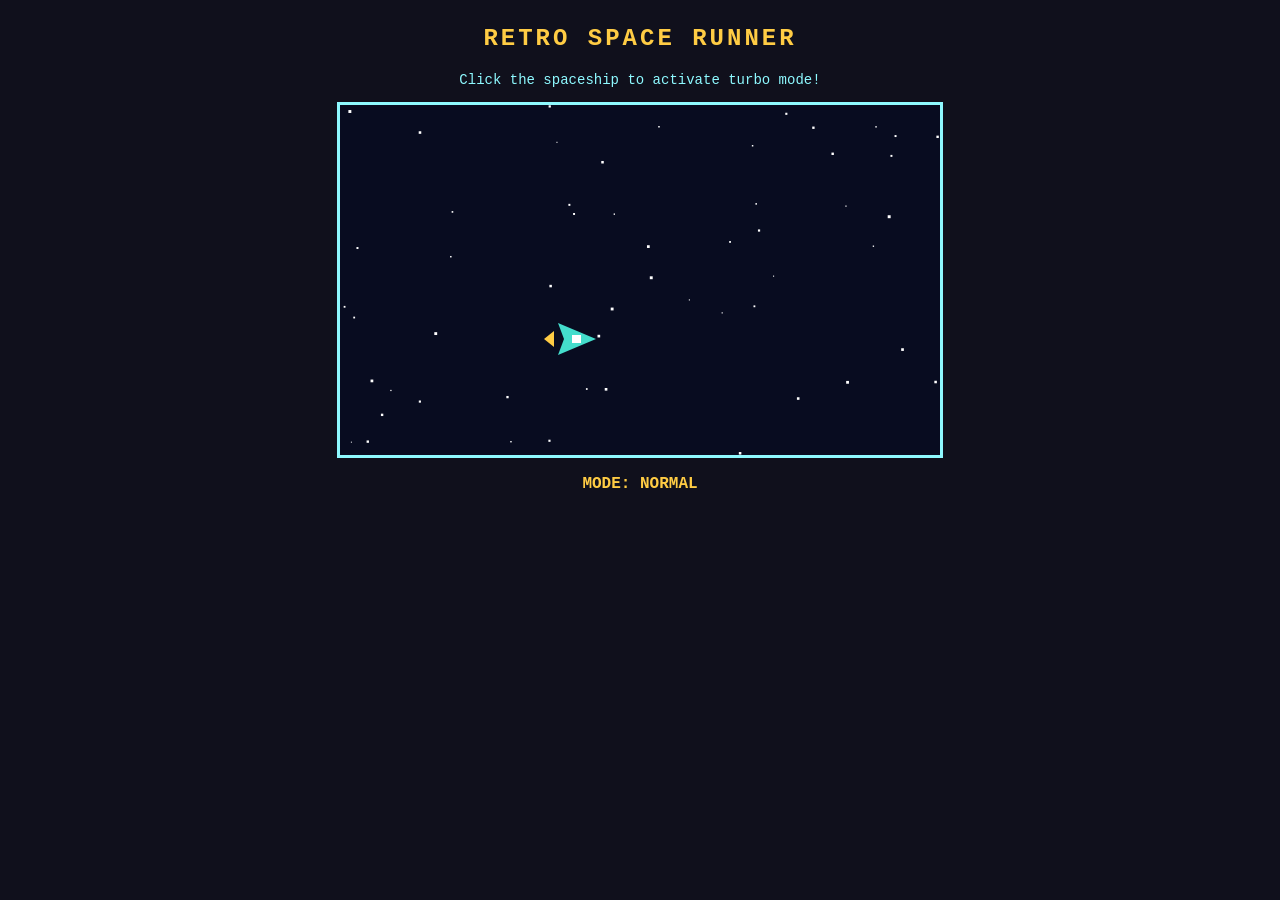
<file: assignment9.html>
<!DOCTYPE html>
<html lang="en">
<head>
  <meta charset="UTF-8">
  <meta name="viewport" content="width=device-width, initial-scale=1.0">
  <title>Assignment 9 - Retro Space Runner</title>

  <style>
    body {
      background: #10101c;
      font-family: "Courier New", monospace;
      text-align: center;
      color: #8ef9ff;
    }

    .arcade {
      max-width: 650px;
      margin: 25px auto;
    }

    h2 {
      color: #ffcc44;
      letter-spacing: 3px;
    }

    p {
      font-size: 14px;
    }

    canvas {
      background: #080c20;
      border: 3px solid #8ef9ff;
      max-width: 100%;
      box-sizing: border-box;
    }

    #status {
      margin-top: 12px;
      color: #ffcc44;
      font-weight: bold;
    }
  </style>
</head>

<body>

  <div class="arcade">
    <h2>RETRO SPACE RUNNER</h2>
    <p>Click the spaceship to activate turbo mode!</p>

    <canvas id="gameCanvas"
            width="600"
            height="350"></canvas>

    <div id="status">MODE: NORMAL</div>
  </div>

  <script>
    const canvas = document.getElementById("gameCanvas");
    const ctx = canvas.getContext("2d");
    const statusText = document.getElementById("status");

    let x = 100;
    let y = 100;
    let dx = 2;
    let dy = 2;
    let turbo = false;
    let turboEnd = 0;

    const stars = [];

    // Create the star background
    for (let i = 0; i < 55; i++) {
      stars.push({
        x: Math.random() * canvas.width,
        y: Math.random() * canvas.height,
        size: Math.random() * 2 + 1
      });
    }

    // Draw the spaceship
    function drawShip() {
      ctx.save();
      ctx.translate(x, y);

      // Engine flame
      ctx.fillStyle = turbo ? "#ff6600" : "#ffcc44";
      ctx.beginPath();
      ctx.moveTo(-20, -8);
      ctx.lineTo(turbo ? -48 : -30, 0);
      ctx.lineTo(-20, 8);
      ctx.fill();

      // Spaceship body
      ctx.fillStyle = turbo ? "#ff55aa" : "#44ddcc";
      ctx.beginPath();
      ctx.moveTo(22, 0);
      ctx.lineTo(-16, -16);
      ctx.lineTo(-10, 0);
      ctx.lineTo(-16, 16);
      ctx.closePath();
      ctx.fill();

      // Cockpit
      ctx.fillStyle = "#ffffff";
      ctx.fillRect(-2, -4, 9, 8);

      ctx.restore();
    }

    // Draw the stars
    function drawStars() {
      ctx.fillStyle = "#ffffff";

      stars.forEach(star => {
        ctx.fillRect(
          star.x,
          star.y,
          star.size,
          star.size
        );
      });
    }

    // Main animation
    function animate(time) {
      ctx.clearRect(
        0, 0,
        canvas.width,
        canvas.height
      );

      drawStars();

      // Return to normal after 2 seconds
      if (turbo && time >= turboEnd) {
        turbo = false;
        dx = dx > 0 ? 2 : -2;
        dy = dy > 0 ? 2 : -2;
        statusText.textContent = "MODE: NORMAL";
      }

      // Move diagonally
      x += dx;
      y += dy;

      // Bounce off the walls
      if (x >= canvas.width - 50 || x <= 50) {
        dx = -dx;
      }

      if (y >= canvas.height - 25 || y <= 25) {
        dy = -dy;
      }

      drawShip();

      requestAnimationFrame(animate);
    }

    // Mouse click interaction
    canvas.addEventListener("click", function(event) {
      const rect = canvas.getBoundingClientRect();

      const mouseX =
        (event.clientX - rect.left) *
        canvas.width / rect.width;

      const mouseY =
        (event.clientY - rect.top) *
        canvas.height / rect.height;

      // Check if the spaceship was clicked
      if (Math.abs(mouseX - x) < 30 &&
          Math.abs(mouseY - y) < 25) {

        turbo = true;
        turboEnd = performance.now() + 2000;

        // Activate turbo speed
        dx = dx > 0 ? 5 : -5;
        dy = dy > 0 ? 5 : -5;

        statusText.textContent =
          "MODE: TURBO BOOST!";
      }
    });

    // Start animation
    requestAnimationFrame(animate);
  </script>

</body>
</html>
</file>
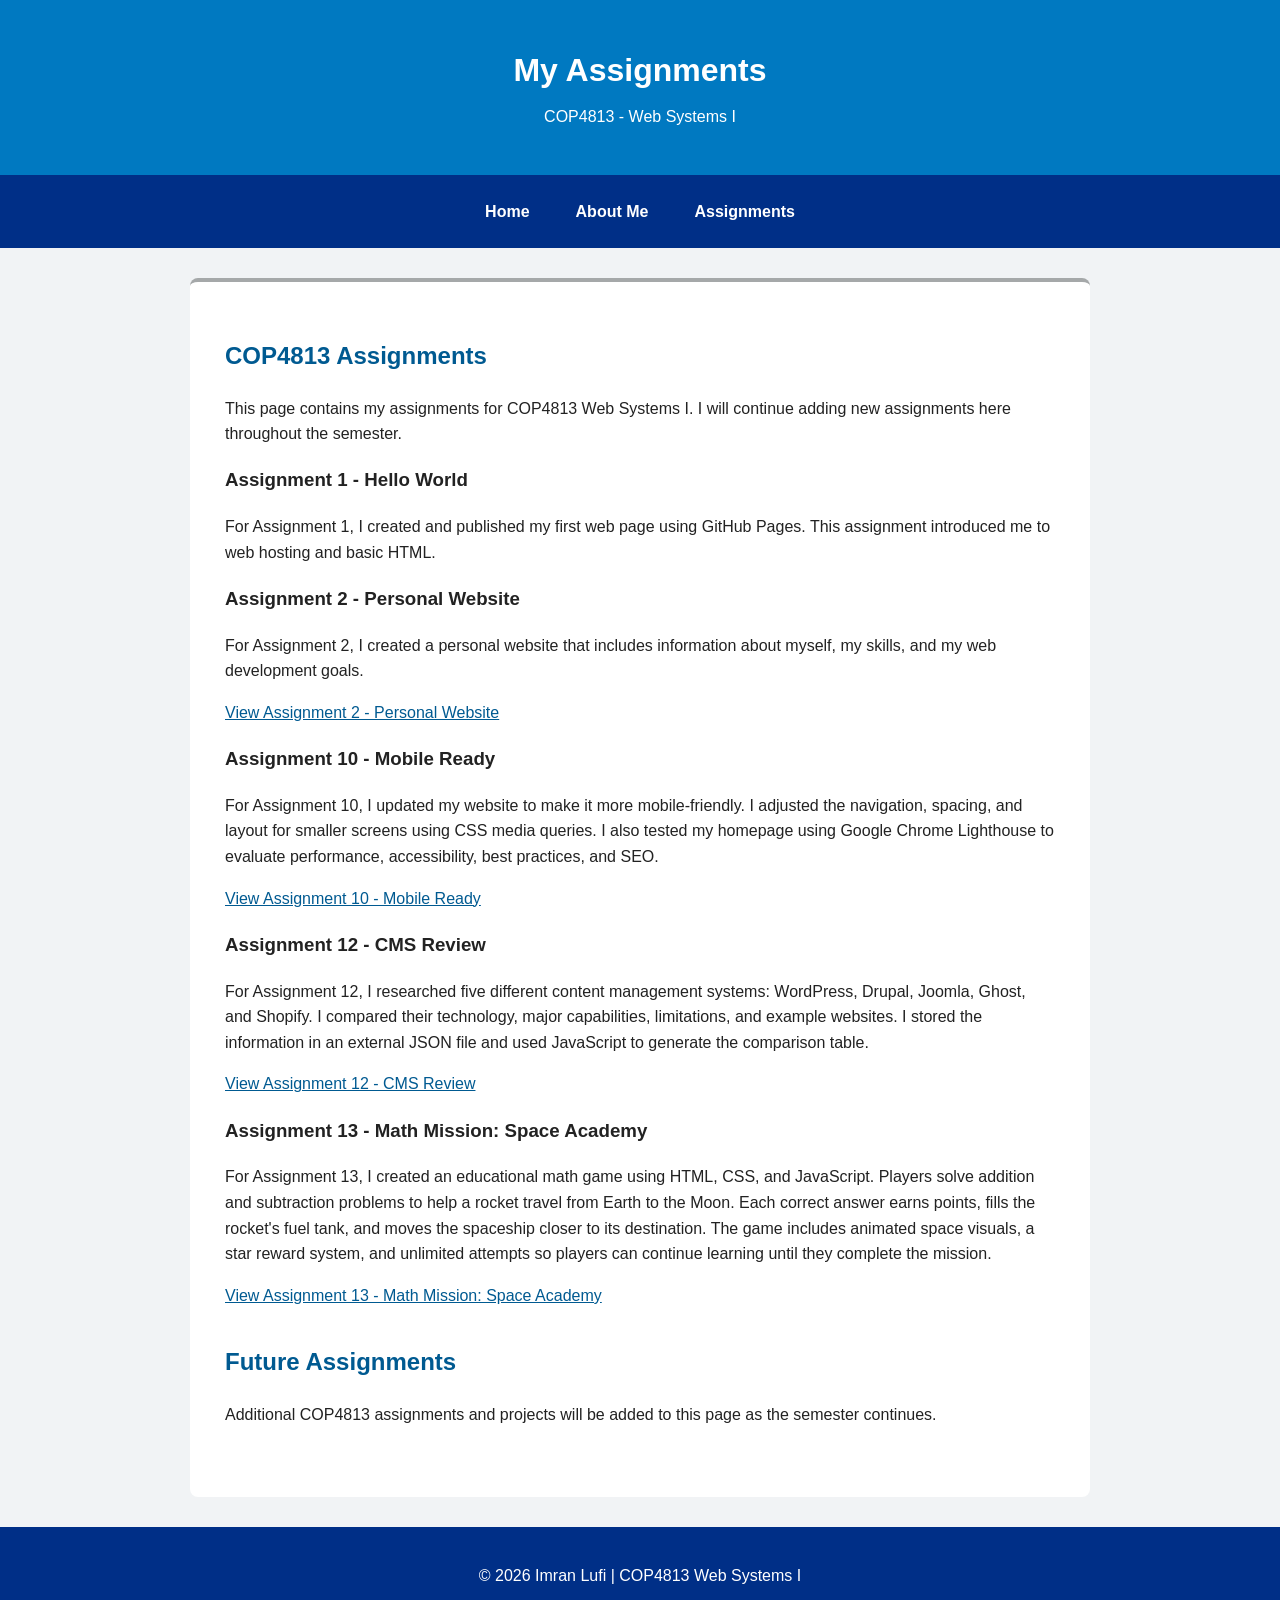
<file: assignments.html>
<!DOCTYPE html>
<html lang="en">

<head>
    <meta charset="UTF-8">
    <meta name="viewport" content="width=device-width, initial-scale=1.0">
    <meta name="description" content="COP4813 Web Systems I assignments completed by Imran Lufi.">
    <title>Assignments | Imran Lufi</title>
    <link rel="stylesheet" href="styles.css">
</head>

<body>

    <header>
        <h1>My Assignments</h1>
        <p>COP4813 - Web Systems I</p>
    </header>

    <nav aria-label="Main navigation">
        <a href="index.html">Home</a>
        <a href="about.html">About Me</a>
        <a href="assignments.html">Assignments</a>
    </nav>

    <main>
        <section>
            <h2>COP4813 Assignments</h2>

            <p>
                This page contains my assignments for COP4813 Web Systems I.
                I will continue adding new assignments here throughout the semester.
            </p>

            <h3>Assignment 1 - Hello World</h3>

            <p>
                For Assignment 1, I created and published my first web page
                using GitHub Pages. This assignment introduced me to web
                hosting and basic HTML.
            </p>

            <h3>Assignment 2 - Personal Website</h3>

            <p>
                For Assignment 2, I created a personal website
                that includes information about myself, my skills,
                and my web development goals.
            </p>

            <p>
                <a href="index.html">View Assignment 2 - Personal Website</a>
            </p>

            <h3>Assignment 10 - Mobile Ready</h3>

            <p>
                For Assignment 10, I updated my website to make it more
                mobile-friendly. I adjusted the navigation, spacing, and
                layout for smaller screens using CSS media queries.
                I also tested my homepage using Google Chrome Lighthouse
                to evaluate performance, accessibility, best practices,
                and SEO.
            </p>

            <p>
                <a href="assignment10.html">View Assignment 10 - Mobile Ready</a>
            </p>

            <h3>Assignment 12 - CMS Review</h3>

            <p>
                For Assignment 12, I researched five different content
                management systems: WordPress, Drupal, Joomla, Ghost,
                and Shopify. I compared their technology, major
                capabilities, limitations, and example websites.
                I stored the information in an external JSON file
                and used JavaScript to generate the comparison table.
            </p>

            <p>
                <a href="assignment12.html">View Assignment 12 - CMS Review</a>
            </p>

            <h3>Assignment 13 - Math Mission: Space Academy</h3>

            <p>
                For Assignment 13, I created an educational math game
                using HTML, CSS, and JavaScript. Players solve addition
                and subtraction problems to help a rocket travel from
                Earth to the Moon. Each correct answer earns points,
                fills the rocket's fuel tank, and moves the spaceship
                closer to its destination. The game includes animated
                space visuals, a star reward system, and unlimited
                attempts so players can continue learning until they
                complete the mission.
            </p>

            <p>
                <a href="assignment13.html">
                    View Assignment 13 - Math Mission: Space Academy
                </a>
            </p>

        </section>

        <section>
            <h2>Future Assignments</h2>

            <p>
                Additional COP4813 assignments and projects will be added
                to this page as the semester continues.
            </p>
        </section>
    </main>

    <footer>
        <p>&copy; 2026 Imran Lufi | COP4813 Web Systems I</p>
    </footer>

</body>
</html>
</file>
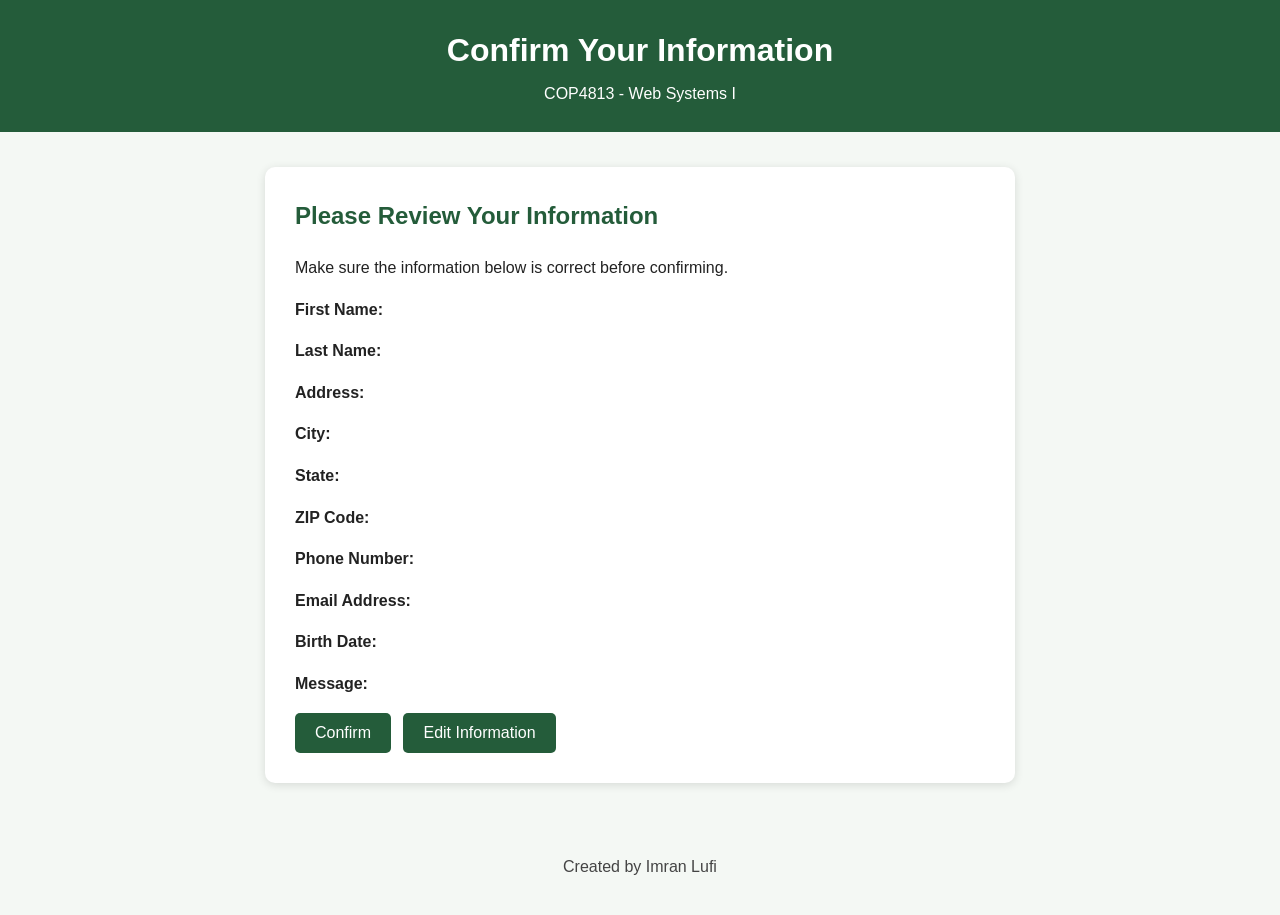
<file: confirm.html>
<!DOCTYPE html>
<html lang="en">

<head>
    <meta charset="UTF-8">
    <meta name="viewport" content="width=device-width, initial-scale=1.0">
    <meta name="description" content="Confirmation page for the COP4813 Assignment 3 form">
    <title>Confirm Information | Imran Lufi</title>
<link rel="stylesheet" href="form.css">
</head>

<body>

    <header>
        <h1>Confirm Your Information</h1>
        <p>COP4813 - Web Systems I</p>
    </header>

    <main>
        <h2>Please Review Your Information</h2>
        <p>Make sure the information below is correct before confirming.</p>

        <div>
            <p><strong>First Name:</strong> <span id="displayFirstName"></span></p>
            <p><strong>Last Name:</strong> <span id="displayLastName"></span></p>
            <p><strong>Address:</strong> <span id="displayAddress"></span></p>
            <p><strong>City:</strong> <span id="displayCity"></span></p>
            <p><strong>State:</strong> <span id="displayState"></span></p>
            <p><strong>ZIP Code:</strong> <span id="displayZip"></span></p>
            <p><strong>Phone Number:</strong> <span id="displayPhone"></span></p>
            <p><strong>Email Address:</strong> <span id="displayEmail"></span></p>
            <p><strong>Birth Date:</strong> <span id="displayBirthdate"></span></p>
            <p><strong>Message:</strong> <span id="displayMessage"></span></p>
        </div>

        <div>
            <button type="button" id="confirmButton">Confirm</button>
            <button type="button" id="editButton">Edit Information</button>
        </div>
    </main>

    <footer>
        <p>Created by Imran Lufi</p>
    </footer>

    <script src="confirm.js"></script>

</body>

</html>
</file>
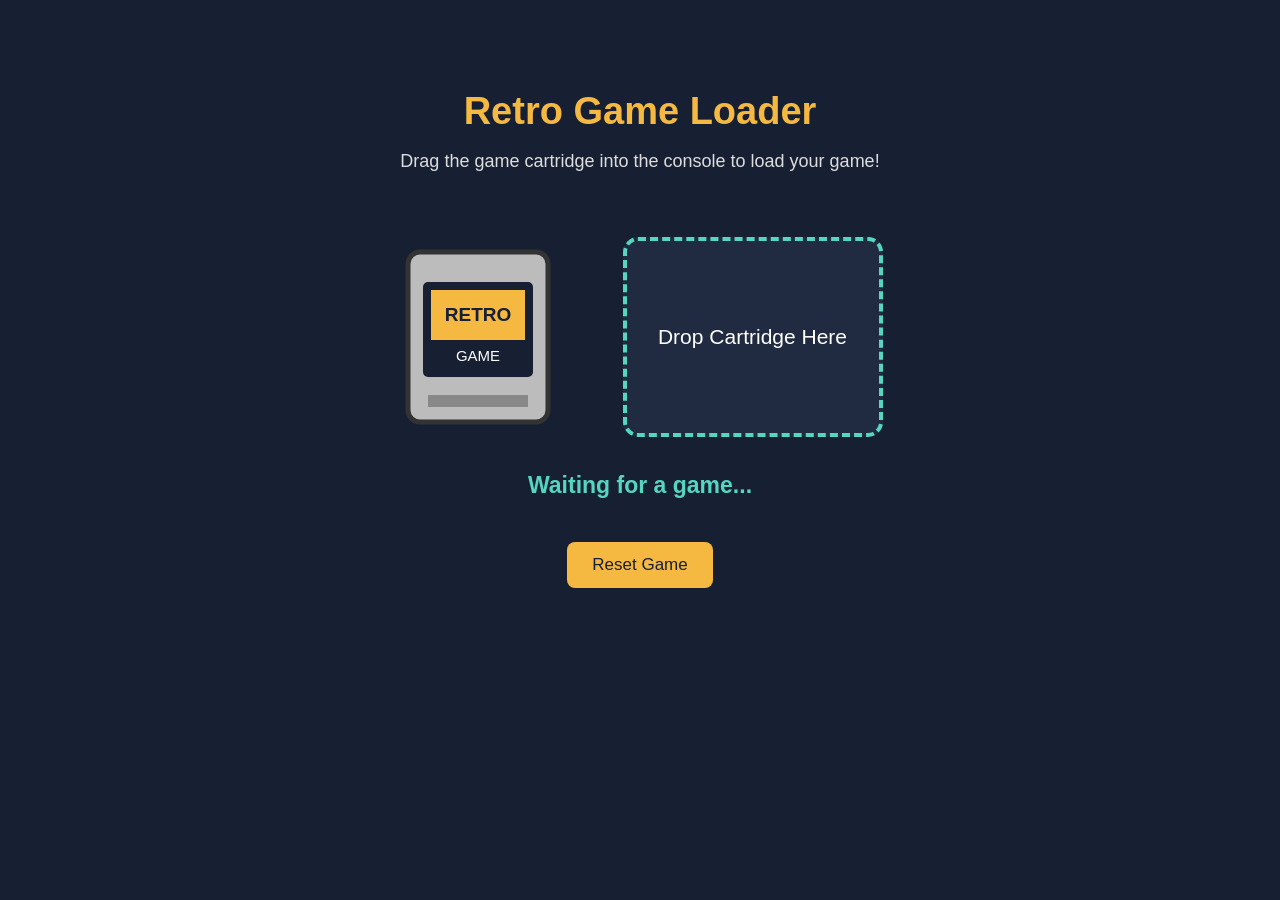
<file: dragdrop.html>
<!DOCTYPE html>
<html lang="en">
<head>
  <meta charset="UTF-8">
  <meta name="viewport" content="width=device-width, initial-scale=1.0">
  <title>Retro Game Loader</title>
  <style>
    * {
      box-sizing: border-box;
    }

    body {
      margin: 0;
      min-height: 100vh;
      background: #172033;
      color: white;
      font-family: Arial, sans-serif;
      text-align: center;
      padding: 65px 20px;
    }

    h1 {
      font-size: 38px;
      color: #f5b841;
      margin-bottom: 15px;
    }

    .instructions {
      font-size: 18px;
      color: #ddd;
    }

    .game-area {
      display: flex;
      align-items: center;
      justify-content: center;
      gap: 65px;
      flex-wrap: wrap;
      margin: 65px auto 35px;
    }

    #cartridge {
      width: 160px;
      cursor: grab;
      transition: transform 0.2s;
    }

    #cartridge:hover {
      transform: scale(1.08);
    }

    #console {
      width: 260px;
      height: 200px;
      border: 4px dashed #55d6be;
      border-radius: 15px;
      display: flex;
      justify-content: center;
      align-items: center;
      padding: 20px;
      font-size: 21px;
      background: #202b42;
    }

    #console.over {
      background: #28564f;
      border-color: #f5b841;
    }

    #message {
      color: #55d6be;
      font-size: 23px;
      font-weight: bold;
      margin-top: 35px;
    }

    #reset {
      background: #f5b841;
      color: #172033;
      border: none;
      border-radius: 8px;
      padding: 13px 25px;
      font-size: 17px;
      cursor: pointer;
      margin-top: 20px;
    }

    #reset:hover {
      background: #ffce68;
    }
  </style>
</head>

<body>
  <h1>Retro Game Loader</h1>
  <p class="instructions">
    Drag the game cartridge into the console to load your game!
  </p>

  <div class="game-area">

    <img id="cartridge" draggable="true"
      alt="Retro game cartridge"
      src="data:image/svg+xml,%3Csvg xmlns='http://www.w3.org/2000/svg' width='160' height='190' viewBox='0 0 160 190'%3E%3Crect x='10' y='10' width='140' height='170' rx='12' fill='%23bcbcbc' stroke='%23333' stroke-width='5'/%3E%3Crect x='25' y='40' width='110' height='95' rx='5' fill='%23172033'/%3E%3Crect x='33' y='48' width='94' height='50' fill='%23f5b841'/%3E%3Ctext x='80' y='79' font-family='Arial' font-size='19' font-weight='bold' text-anchor='middle' fill='%23172033'%3ERETRO%3C/text%3E%3Ctext x='80' y='119' font-family='Arial' font-size='15' text-anchor='middle' fill='white'%3EGAME%3C/text%3E%3Crect x='30' y='153' width='100' height='12' fill='%23888'/%3E%3C/svg%3E">

    <div id="console">
      Drop Cartridge Here
    </div>

  </div>

  <p id="message">Waiting for a game...</p>

  <button id="reset" type="button">Reset Game</button>

  <script>
    const cartridge = document.getElementById("cartridge");
    const consoleBox = document.getElementById("console");
    const message = document.getElementById("message");
    const reset = document.getElementById("reset");

    cartridge.addEventListener("dragstart", function(event) {
      event.dataTransfer.setData("text/plain", "cartridge");
      event.dataTransfer.effectAllowed = "move";
    });

    consoleBox.addEventListener("dragover", function(event) {
      event.preventDefault();
      consoleBox.classList.add("over");
    });

    consoleBox.addEventListener("dragleave", function() {
      consoleBox.classList.remove("over");
    });

    consoleBox.addEventListener("drop", function(event) {
      event.preventDefault();
      consoleBox.classList.remove("over");

      const item = event.dataTransfer.getData("text/plain");

      if (item === "cartridge") {
        consoleBox.textContent = "Game Loaded!";
        cartridge.style.display = "none";
        message.textContent = "Success! Your game is ready to play!";
      }
    });

    reset.addEventListener("click", function() {
      cartridge.style.display = "block";
      consoleBox.textContent = "Drop Cartridge Here";
      message.textContent = "Waiting for a game...";
    });
  </script>
</body>
</html>
</file>
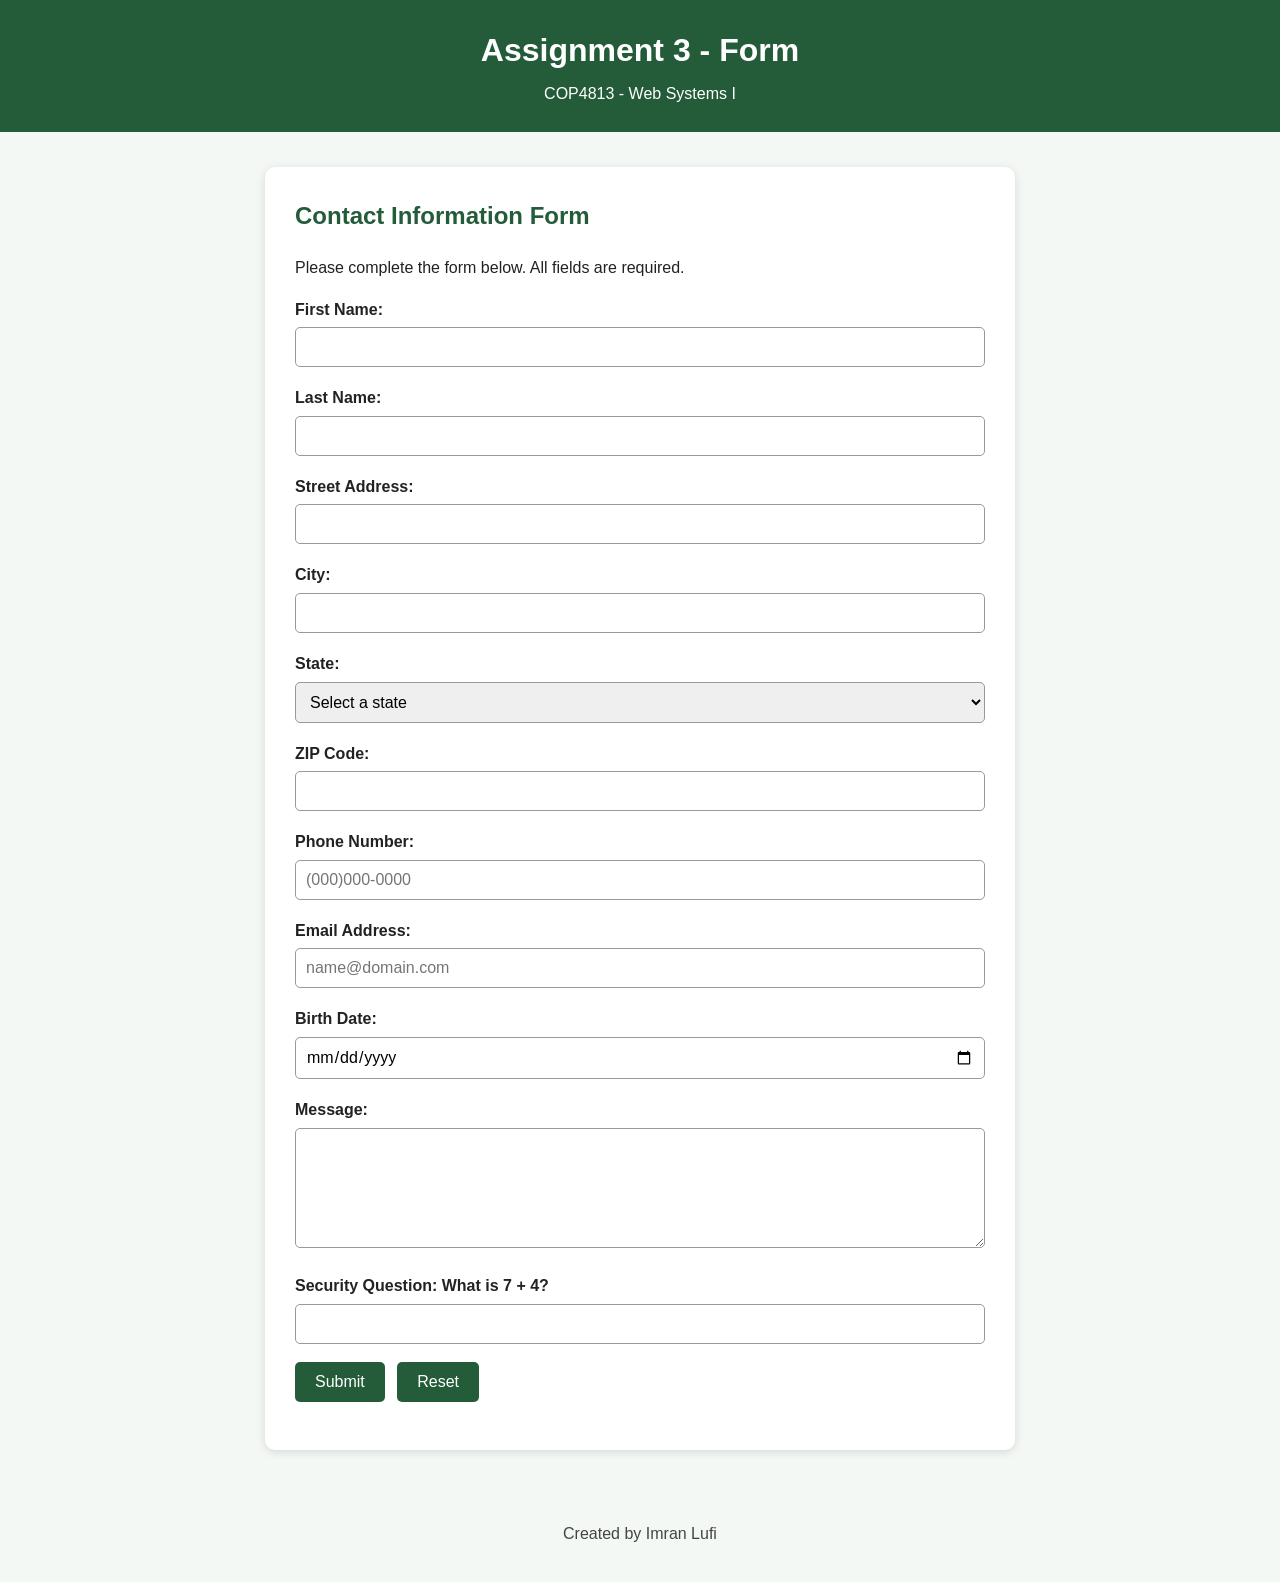
<file: form.html>
<!DOCTYPE html>
<html lang="en">

<head>
    <meta charset="UTF-8">
    <meta name="viewport" content="width=device-width, initial-scale=1.0">
    <meta name="description" content="Assignment 3 form for COP4813 Web Systems I">
    <title>Assignment 3 - Form | Imran Lufi</title>
<link rel="stylesheet" href="form.css">
</head>

<body>

    <header>
        <h1>Assignment 3 - Form</h1>
        <p>COP4813 - Web Systems I</p>
    </header>

    <main>
    <h2>Contact Information Form</h2>
    <p>Please complete the form below. All fields are required.</p>

    <form id="contactForm" novalidate>

        <div>
            <label for="firstName">First Name:</label>
            <input type="text" id="firstName" name="firstname" required>
        </div>

        <div>
            <label for="lastName">Last Name:</label>
            <input type="text" id="lastName" name="lastname" required>
        </div>

        <div>
            <label for="address">Street Address:</label>
            <input type="text" id="address" name="address" required>
        </div>

        <div>
            <label for="city">City:</label>
            <input type="text" id="city" name="city" required>
        </div>

        <div>
            <label for="state">State:</label>
            <select id="state" name="state" required>
                <option value="">Select a state</option>
                <option value="FL">Florida</option>
                <option value="GA">Georgia</option>
                <option value="AL">Alabama</option>
                <option value="NY">New York</option>
                <option value="CA">California</option>
                <option value="TX">Texas</option>
            </select>
        </div>

        <div>
            <label for="zip">ZIP Code:</label>
            <input type="text" id="zip" name="zip"
                   inputmode="numeric" maxlength="5" required>
        </div>

        <div>
            <label for="phone">Phone Number:</label>
            <input type="tel" id="phone" name="phone"
                   placeholder="(000)000-0000" required>
        </div>

        <div>
            <label for="email">Email Address:</label>
            <input type="email" id="email" name="email"
                   placeholder="name@domain.com" required>
        </div>

        <div>
            <label for="birthdate">Birth Date:</label>
            <input type="date" id="birthdate" name="birthdate" required>
        </div>

        <div>
            <label for="message">Message:</label>
            <textarea id="message" name="message" rows="5" required></textarea>
        </div>

        <div>
            <label for="confirm">Security Question: What is 7 + 4?</label>
            <input type="text" id="confirm" name="confirm"
                   inputmode="numeric" required>
        </div>

        <div>
            <button type="submit">Submit</button>
            <button type="reset">Reset</button>
        </div>

    </form>
</main>

<footer>
    <p>Created by Imran Lufi</p>
</footer>

<script src="form.js"></script>

</body>

</html>
</file>
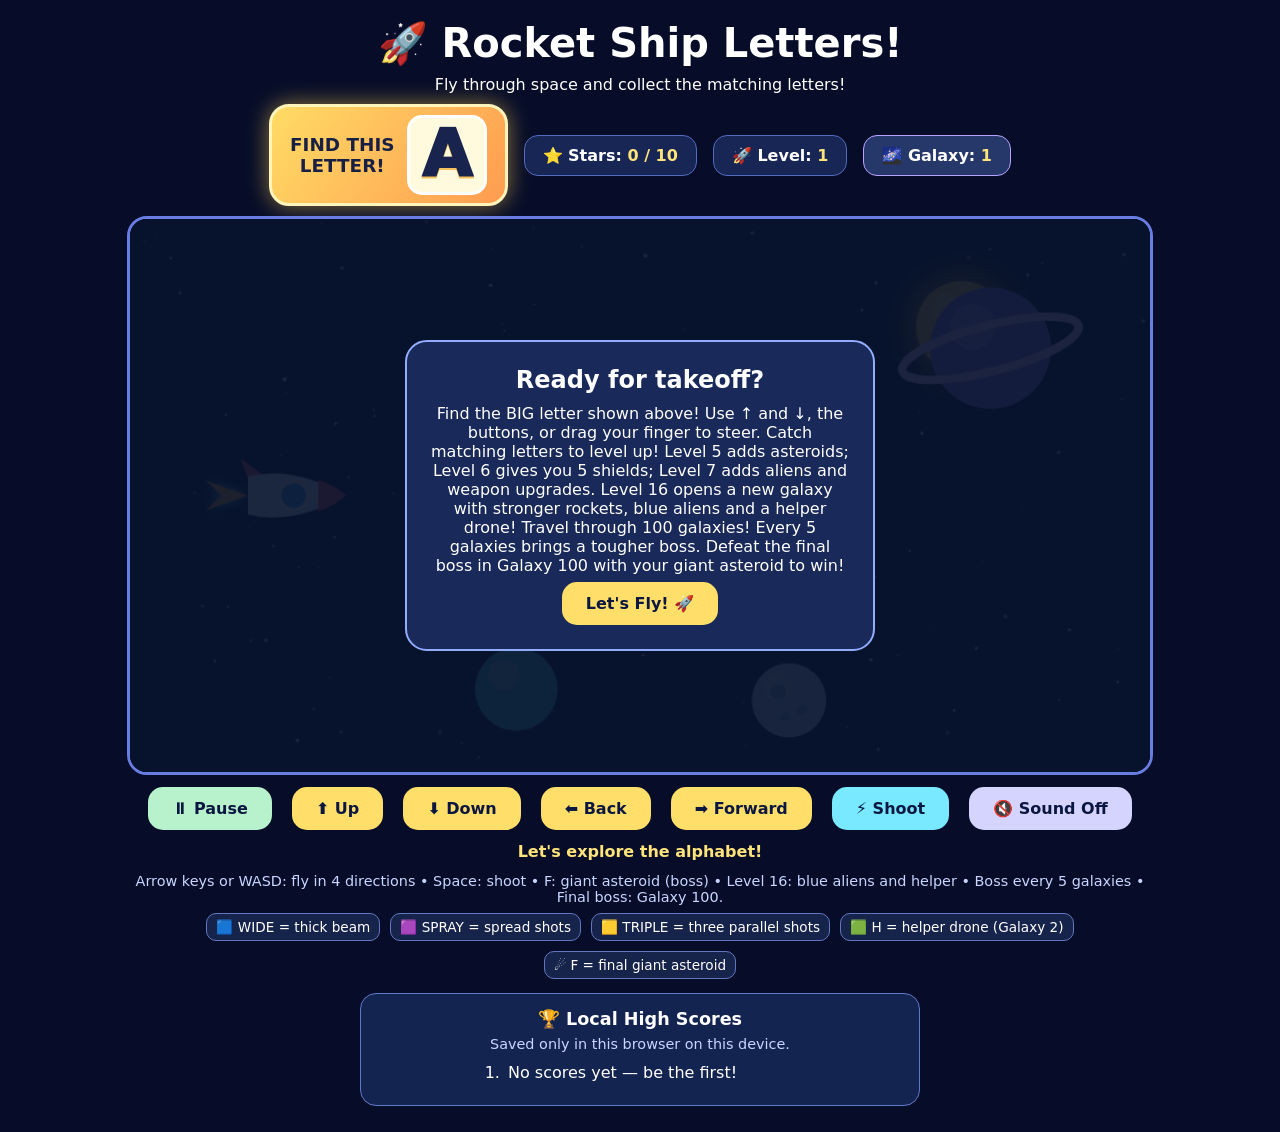
<file: rocket-ship-letters.html>
<!DOCTYPE html>
<html lang="en">
<head>
<meta charset="UTF-8">
<meta name="viewport" content="width=device-width,initial-scale=1">
<title>Rocket Ship Letters!</title>
<style>
:root{color-scheme:dark}*{box-sizing:border-box}body{margin:0;background:#070d29;color:white;font-family:system-ui,Arial,sans-serif;text-align:center}main{max-width:1050px;margin:auto;padding:12px}h1{margin:8px 0;font-size:clamp(1.6rem,5vw,2.5rem)}p{margin:7px 0}.hud{display:flex;align-items:center;justify-content:center;gap:16px;flex-wrap:wrap;margin:10px 0}.stat{background:#172654;border:1px solid #526bbd;border-radius:14px;padding:10px 18px;font-weight:750}.stat strong{color:#ffe47c}.target-card{display:flex;align-items:center;gap:12px;background:linear-gradient(125deg,#ffdb65,#ff9c50);border:3px solid #fff5ba;box-shadow:0 0 22px #ffce4b88;border-radius:20px;color:#172044;padding:8px 18px}.target-label{font-size:1.15rem;font-weight:900}.target-letter{display:inline-flex;align-items:center;justify-content:center;background:#fff9dd;color:#18234e;border:3px solid #fff;border-radius:15px;min-width:80px;min-height:80px;font-size:4rem;font-weight:1000;line-height:1;text-shadow:0 2px #f5c15a}.shield-stat{display:none;background:#073e61;border:3px solid #72eaff;box-shadow:0 0 16px #55eaff77;font-size:1.15rem}.shield-stat strong{font-size:1.4rem;color:#fff}.shield-icons{display:block;font-size:1.5rem;letter-spacing:3px;margin-top:4px}.shield-stat.danger{background:#641d35;border-color:#ff728e;animation:pulse .7s infinite alternate}@keyframes pulse{to{box-shadow:0 0 23px #ff527b}}.weapon-stat{display:none}.weapon-stat.visible{display:block}.highscores{margin:14px auto;max-width:560px;background:#142451;border:1px solid #6178c7;border-radius:16px;padding:12px}.highscores h2{font-size:1.1rem;margin:3px}.highscores ol{margin:8px auto;text-align:left;max-width:350px}.highscores li{padding:3px}.panel input{font:inherit;padding:10px;width:min(100%,270px);border-radius:10px;border:2px solid #9ab8ff;margin:8px 0;color:#15234d;background:white}.panel .hidden{display:none}.legend{display:flex;justify-content:center;gap:10px;flex-wrap:wrap;font-size:.85rem;margin:8px}.legend span{border:1px solid #6277bf;border-radius:10px;padding:5px 9px;background:#16244c}.shield-stat.visible{display:block}.shoot{background:#79e9ff}.mega{background:#ff9a70}.mega.hidden{display:none}.sound{background:#d5d4ff}.pause-button{background:#b7f2cd}.pause-overlay{z-index:5}.pause-overlay .panel{box-shadow:0 0 30px #8edbff55}.galaxy-stat{background:#263769;border-color:#b7a3ff}.boss-bar{position:absolute;top:10px;left:20%;width:60%;height:28px;background:#25122b;border:2px solid #fff;border-radius:14px;overflow:hidden;z-index:2}.boss-bar.hidden{display:none}.boss-fill{height:100%;width:100%;background:linear-gradient(90deg,#fa4482,#ffb55e);transition:width .12s}.boss-label{position:absolute;inset:0;font-size:14px;font-weight:900;text-shadow:0 2px 3px #000}.frame{position:relative;border:3px solid #687ce2;border-radius:20px;overflow:hidden;background:#060d28}canvas{display:block;width:100%;height:auto;touch-action:none}.controls{display:flex;justify-content:center;gap:20px;margin:12px}button{font:inherit;font-weight:800;color:#0c1741;background:#ffdf69;border:0;border-radius:15px;padding:12px 24px;cursor:pointer;min-width:90px}button:focus-visible{outline:4px solid white}button:active{transform:scale(.96)}#message{min-height:1.5em;font-weight:800;color:#ffe47c}.note{font-size:.9rem;color:#c8d6ff}.overlay{position:absolute;inset:0;display:flex;align-items:center;justify-content:center;background:#07132ce8;padding:20px}.panel{background:#18295a;border:2px solid #92adff;border-radius:22px;padding:24px;max-width:470px}.panel h2{margin:0 0 10px}.hidden{display:none}.level-banner{position:absolute;left:50%;top:23%;transform:translateX(-50%);pointer-events:none;background:#162c70e8;border:2px solid #ffe47c;border-radius:18px;padding:13px 24px;font-size:clamp(1.2rem,3vw,2rem);font-weight:900;color:#fff1a1;white-space:nowrap;text-shadow:0 2px #17234d}.level-banner.hidden{display:none}@media(max-width:550px){.hud{gap:8px}.target-card{padding:5px 10px;gap:7px}.target-label{font-size:.9rem}.target-letter{min-width:61px;min-height:61px;font-size:3rem}.stat{padding:8px 10px;font-size:.85rem}.panel{padding:15px}.controls button{padding:14px 22px}}
</style>
</head>
<body><main>
<h1>🚀 Rocket Ship Letters!</h1>
<p>Fly through space and collect the matching letters!</p>
<div class="hud"><div class="target-card" aria-live="polite"><span class="target-label">FIND THIS<br>LETTER!</span><strong class="target-letter" id="target">A</strong></div><div class="stat">⭐ Stars: <strong id="score">0 / 10</strong></div><div class="stat">🚀 Level: <strong id="level">1</strong></div><div id="shieldStat" class="stat shield-stat">🛡️ SHIELDS: <strong id="shields">5 / 5</strong><span class="shield-icons" id="shieldIcons">🛡️🛡️🛡️🛡️🛡️</span></div><div class="stat galaxy-stat">🌌 Galaxy: <strong id="galaxy">1</strong></div><div id="weaponStat" class="stat weapon-stat">⚡ Weapon: <strong id="weapon">Normal</strong></div></div>
<div class="frame"><canvas id="game" width="960" height="520" aria-label="Space letter-catching game. Use up and down arrow keys or touch buttons to steer the rocket."></canvas><div id="bossBar" class="boss-bar hidden"><div class="boss-fill" id="bossFill"></div><div class="boss-label">👾 BOSS HEALTH</div></div><div id="levelBanner" class="level-banner hidden" aria-live="polite"></div><div class="overlay pause-overlay hidden" id="pauseOverlay"><div class="panel"><h2>⏸ Game Paused</h2><p>Your rocket, enemies, letters, and power-ups are frozen. Take your time!</p><button id="resumeButton">▶ Resume Game</button><p class="note">Press Enter, P, or Escape to resume.</p></div></div><div class="overlay" id="overlay"><div class="panel"><h2 id="overlayTitle">Ready for takeoff?</h2><p id="overlayText">Find the BIG letter shown above! Use ↑ and ↓, the buttons, or drag your finger to steer. Catch matching letters to level up! Level 5 adds asteroids; Level 6 gives you 5 shields; Level 7 adds aliens and weapon upgrades. Level 16 opens a new galaxy with stronger rockets, blue aliens and a helper drone! Travel through 100 galaxies! Every 5 galaxies brings a tougher boss. Defeat the final boss in Galaxy 100 with your giant asteroid to win!</p><div id="saveScore" class="hidden"><p id="finalScore"></p><label for="playerName">Pilot name (up to 12 letters):</label><br><input id="playerName" maxlength="12" autocomplete="off" placeholder="Space Pilot"><br><button id="saveButton">Save Score ⭐</button></div><button id="start">Let's Fly! 🚀</button></div></div></div>
<div class="controls"><button id="pauseButton" class="pause-button" aria-label="Pause game" disabled>⏸ Pause</button><button id="up" aria-label="Move rocket up">⬆ Up</button><button id="down" aria-label="Move rocket down">⬇ Down</button><button id="left" aria-label="Move rocket backward">⬅ Back</button><button id="right" aria-label="Move rocket forward">➡ Forward</button><button id="shoot" class="shoot" aria-label="Shoot laser">⚡ Shoot</button><button id="mega" class="mega hidden" aria-label="Launch giant asteroid">☄️ Mega (F)</button><button id="sound" class="sound" aria-label="Toggle sound effects">🔇 Sound Off</button></div>
<p id="message" aria-live="polite">Let's explore the alphabet!</p><p class="note">Arrow keys or WASD: fly in 4 directions • Space: shoot • F: giant asteroid (boss) • Level 16: blue aliens and helper • Boss every 5 galaxies • Final boss: Galaxy 100.</p><div class="legend"><span>🟦 WIDE = thick beam</span><span>🟪 SPRAY = spread shots</span><span>🟨 TRIPLE = three parallel shots</span><span>🟩 H = helper drone (Galaxy 2)</span><span>☄️ F = final giant asteroid</span></div><section class="highscores"><h2>🏆 Local High Scores</h2><p class="note">Saved only in this browser on this device.</p><ol id="highScores"><li>No scores yet — be the first!</li></ol></section>
</main>
<script>
(()=>{'use strict';
const canvas=document.getElementById('game'),ctx=canvas.getContext('2d'),W=canvas.width,H=canvas.height;
const $=id=>document.getElementById(id);
const targetEl=$('target'),scoreEl=$('score'),levelEl=$('level'),message=$('message'),overlay=$('overlay'),overlayTitle=$('overlayTitle'),overlayText=$('overlayText'),start=$('start'),levelBanner=$('levelBanner'),shieldStat=$('shieldStat'),shieldsEl=$('shields'),weaponStat=$('weaponStat'),weaponEl=$('weapon'),saveScore=$('saveScore'),finalScore=$('finalScore'),playerName=$('playerName'),saveButton=$('saveButton'),shieldIcons=$('shieldIcons'),galaxyEl=$('galaxy'),bossBar=$('bossBar'),bossFill=$('bossFill'),megaButton=$('mega'),soundButton=$('sound'),pauseButton=$('pauseButton'),pauseOverlay=$('pauseOverlay'),resumeButton=$('resumeButton');
const letters='ABCDEFGHIJKLMNOPQRSTUVWXYZ',MAX_SHIELDS=5,SCORE_KEY='rocketShipLettersHighScoresV1';
const galaxyForLevel=n=>n<16?1:Math.min(100,2+Math.floor((n-16)/5));
const isBossGalaxy=g=>g>=5&&g%5===0;
const bossLevel=g=>16+(g-2)*5;
const rand=(a,b)=>a+Math.random()*(b-a),pick=a=>a[Math.floor(Math.random()*a.length)],clamp=(n,a,b)=>Math.max(a,Math.min(b,n));
let paused=false,running=false,crashing=false,crashTime=0,score=0,level=1,target='A',rocketY=H/2,items=[],asteroids=[],aliens=[],lasers=[],bursts=[],pickups=[],shields=5,invulnerable=0,asteroidSpawn=3,alienSpawn=5,pickupSpawn=12,shotCooldown=0,time=0,spawn=0,last=0,keys={up:false,down:false,left:false,right:false,shoot:false},rocketX=155,pointerY=null,pointerX=null,helperTime=0,helperCooldown=0,boss=null,bossSpawned=false,megaCharge=0,megaProjectile=null,won=false,soundOn=false,audio=null,flash=0,bannerUntil=0,weapon='normal',weaponTime=0,scoreSaved=false,crashY=H/2,bossDefeatedGalaxies=new Set(),crashSoundPlayed=false;
const stars=Array.from({length:115},()=>({x:rand(0,W),y:rand(0,H),r:rand(.6,2),speed:rand(10,65),phase:rand(0,7)}));
const planets=[{x:820,y:110,r:57,color:'#a07ce6',ring:true,speed:8},{x:380,y:430,r:39,color:'#51c7d3',speed:13},{x:1100,y:350,r:31,color:'#ee8477',speed:17}];
function scoresRead(){try{const x=JSON.parse(localStorage.getItem(SCORE_KEY)||'[]');return Array.isArray(x)?x.filter(v=>v&&typeof v.score==='number'&&typeof v.name==='string').slice(0,10):[];}catch{return [];}}
function scoresRender(){const list=$('highScores');list.replaceChildren();const entries=scoresRead();if(!entries.length){const li=document.createElement('li');li.textContent='No scores yet — be the first!';list.append(li);return;}entries.forEach((e,i)=>{const li=document.createElement('li');li.textContent=`${e.name} — ${e.score} letters • Level ${e.level}`;list.append(li);});}
function saveLocalScore(){if(scoreSaved)return;const name=playerName.value.trim().replace(/[^a-zA-Z0-9 _-]/g,'').slice(0,12)||'Space Pilot';const entries=scoresRead();entries.push({name,score,level});entries.sort((a,b)=>b.score-a.score||b.level-a.level);try{localStorage.setItem(SCORE_KEY,JSON.stringify(entries.slice(0,10)));}catch{message.textContent='This browser could not save the score.';}scoreSaved=true;saveScore.classList.add('hidden');scoresRender();}
function sound(freq=440,duration=.09,type='sine',volume=.05){if(!soundOn)return;try{audio=audio||new (window.AudioContext||window.webkitAudioContext)();if(audio.state==='suspended')audio.resume();const o=audio.createOscillator(),g=audio.createGain();o.type=type;o.frequency.setValueAtTime(freq,audio.currentTime);o.frequency.exponentialRampToValueAtTime(Math.max(40,freq*.65),audio.currentTime+duration);g.gain.setValueAtTime(volume,audio.currentTime);g.gain.exponentialRampToValueAtTime(.001,audio.currentTime+duration);o.connect(g);g.connect(audio.destination);o.start();o.stop(audio.currentTime+duration);}catch{}}
function fartSound(){if(!soundOn)return;try{audio=audio||new (window.AudioContext||window.webkitAudioContext)();if(audio.state==='suspended')audio.resume();const now=audio.currentTime,dur=.22,buffer=audio.createBuffer(1,Math.ceil(audio.sampleRate*dur),audio.sampleRate),data=buffer.getChannelData(0);for(let i=0;i<data.length;i++){const t=i/audio.sampleRate;data[i]=(Math.random()*2-1)*(.65+.35*Math.sin(t*130))*Math.exp(-t*12);}const source=audio.createBufferSource(),filter=audio.createBiquadFilter(),gain=audio.createGain();source.buffer=buffer;filter.type='lowpass';filter.frequency.setValueAtTime(320,now);filter.frequency.exponentialRampToValueAtTime(90,now+dur);gain.gain.setValueAtTime(.18,now);gain.gain.exponentialRampToValueAtTime(.001,now+dur);source.connect(filter);filter.connect(gain);gain.connect(audio.destination);source.start(now);source.stop(now+dur);}catch{}}
function megaCrashSound(){if(!soundOn||crashSoundPlayed)return;crashSoundPlayed=true;try{audio=audio||new (window.AudioContext||window.webkitAudioContext)();if(audio.state==='suspended')audio.resume();const now=audio.currentTime;for(let i=0;i<6;i++){const osc=audio.createOscillator(),gain=audio.createGain(),start=now+i*.18,duration=.65+i*.10;osc.type=i%2?'sawtooth':'square';osc.frequency.setValueAtTime(700-i*65,start);osc.frequency.exponentialRampToValueAtTime(38,start+duration);gain.gain.setValueAtTime(.001,start);gain.gain.linearRampToValueAtTime(.10,start+.035);gain.gain.exponentialRampToValueAtTime(.001,start+duration);osc.connect(gain);gain.connect(audio.destination);osc.start(start);osc.stop(start+duration);}const len=Math.ceil(audio.sampleRate*2.3),buffer=audio.createBuffer(1,len,audio.sampleRate),d=buffer.getChannelData(0);for(let i=0;i<len;i++)d[i]=(Math.random()*2-1)*Math.exp(-i/audio.sampleRate*1.6);const noise=audio.createBufferSource(),low=audio.createBiquadFilter(),vol=audio.createGain();noise.buffer=buffer;low.type='lowpass';low.frequency.value=420;vol.gain.value=.2;noise.connect(low);low.connect(vol);vol.connect(audio.destination);noise.start(now);noise.stop(now+2.3);}catch{}}
function updateShields(){shieldsEl.textContent=shields+' / '+MAX_SHIELDS;shieldIcons.textContent='🛡️'.repeat(shields)+'✖️'.repeat(MAX_SHIELDS-shields);shieldStat.classList.toggle('danger',shields<=2);}
function bossWin(){const cleared=galaxyForLevel(level);bossDefeatedGalaxies.add(cleared);boss=null;megaCharge=0;megaProjectile=null;bossSpawned=false;bossBar.classList.add('hidden');megaButton.classList.add('hidden');explosion(760,250,'#ffb6f3',85);sound(880,.6,'triangle',.13);if(cleared<100){message.textContent='GALAXY '+cleared+' BOSS DEFEATED! Keep collecting letters!';levelBanner.textContent='🏆 GALAXY '+cleared+' CLEARED!';levelBanner.classList.remove('hidden');bannerUntil=time+4;return;}running=false;won=true;bossBar.classList.add('hidden');megaButton.classList.add('hidden');explosion(760,250,'#ffb6f3',85);sound(880,.6,'triangle',.13);overlayTitle.textContent='GALAXY CHAMPION! 🏆';overlayText.textContent='You conquered all 100 galaxies and defeated the final boss with the GIANT ASTEROID! Save your winning score!';finalScore.textContent='🏆 '+score+' letters • Level '+level;saveScore.classList.remove('hidden');playerName.value='';start.textContent='Play Again 🚀';overlay.classList.remove('hidden');message.textContent='YOU SAVED THE GALAXY!';}
function newTarget(){target=pick(letters);targetEl.textContent=target;}
function levelForScore(n){return 1+Math.floor(n/3);}
function reset(){paused=false;pauseOverlay.classList.add('hidden');pauseButton.disabled=false;pauseButton.textContent='⏸ Pause';running=true;crashing=false;crashTime=0;scoreSaved=false;crashSoundPlayed=false;bossDefeatedGalaxies=new Set();score=0;level=1;rocketY=H/2;rocketX=155;pointerX=null;helperTime=0;helperCooldown=0;boss=null;bossSpawned=false;megaCharge=0;megaProjectile=null;won=false;bossBar.classList.add('hidden');megaButton.classList.add('hidden');galaxyEl.textContent='1';items=[];asteroids=[];aliens=[];lasers=[];bursts=[];pickups=[];shields=MAX_SHIELDS;invulnerable=0;asteroidSpawn=2.5;alienSpawn=3;pickupSpawn=12;shotCooldown=0;weapon='normal';weaponTime=0;time=0;spawn=.7;flash=0;bannerUntil=0;keys.up=keys.down=keys.left=keys.right=keys.shoot=false;pointerY=null;scoreEl.textContent='0';levelEl.textContent='1';updateShields();weaponEl.textContent='Normal';shieldStat.classList.remove('visible');weaponStat.classList.remove('visible');newTarget();message.textContent='Catch the letter '+target+'!';overlay.classList.add('hidden');levelBanner.classList.add('hidden');saveScore.classList.add('hidden');}
function addLetter(){const correct=Math.random()<.58,char=correct?target:pick(letters.split('').filter(c=>c!==target)),tricky=level>=3&&Math.random()<.35;items.push({x:W+35,y:rand(72,H-60),char,r:27,speed:rand(105,135)+Math.min(300,(level-1)*52),wobble:rand(0,7),tricky,changeTimer:2});}
function drawBody(x,y,r,color){ctx.save();ctx.translate(x,y);ctx.fillStyle=color;ctx.beginPath();ctx.arc(0,0,r,0,Math.PI*2);ctx.fill();ctx.globalAlpha=.22;ctx.fillStyle='#fff';ctx.beginPath();ctx.arc(-r*.3,-r*.35,r*.38,0,Math.PI*2);ctx.fill();ctx.restore();}
function drawScene(dt){ctx.fillStyle=level>=16?'#130629':'#060d29';ctx.fillRect(0,0,W,H);if(level>=16){const g=ctx.createRadialGradient(600,220,20,600,220,470);g.addColorStop(0,'#4b236d');g.addColorStop(1,'#130629');ctx.fillStyle=g;ctx.fillRect(0,0,W,H);for(let i=0;i<5;i++){ctx.fillStyle=['#b655ff22','#3dceff22','#ff85dc1c'][i%3];ctx.beginPath();ctx.ellipse(170+i*165+Math.sin(time*.13+i)*24,120+i%3*140,140,58,-.4,0,7);ctx.fill();}}for(const s of stars){s.x-=s.speed*dt*(running?1:.3);if(s.x<0)s.x=W;ctx.globalAlpha=.45+.5*Math.sin(time*2+s.phase)**2;ctx.fillStyle='#fff';ctx.beginPath();ctx.arc(s.x,s.y,s.r,0,7);ctx.fill();}ctx.globalAlpha=1;const sunX=760+Math.sin(time*.15)*120,sunY=90+Math.sin(time*.3)*30;ctx.save();ctx.shadowColor='#ffbd37';ctx.shadowBlur=36;drawBody(sunX,sunY,43,'#ffce4c');ctx.restore();const moonX=580+Math.sin(time*.23)*140,moonY=420+Math.cos(time*.3)*35;drawBody(moonX,moonY,35,'#c8d5eb');ctx.fillStyle='#9baecb';for(const [dx,dy,r] of [[-10,-8,7],[12,9,5],[-4,16,4]]){ctx.beginPath();ctx.arc(moonX+dx,moonY+dy,r,0,7);ctx.fill();}for(const p of planets){p.x-=p.speed*dt;if(p.x<-p.r*3)p.x=W+p.r*3;const py=p.y+Math.sin(time*.5+p.r)*13;drawBody(p.x,py,p.r,p.color);if(p.ring){ctx.save();ctx.translate(p.x,py);ctx.strokeStyle='#e6c6ff';ctx.lineWidth=8;ctx.beginPath();ctx.ellipse(0,0,p.r*1.5,p.r*.38,-.25,0,7);ctx.stroke();ctx.restore();}}}
function drawRocket(){if(crashing&&crashTime>1.3)return;ctx.save();ctx.translate(rocketX,rocketY);if(crashing){ctx.rotate(crashTime*5);ctx.globalAlpha=clamp(1-crashTime/1.5,0,1);}ctx.shadowColor='#8ed8ff';ctx.shadowBlur=12;ctx.fillStyle='#ffad35';ctx.beginPath();ctx.moveTo(-44,0);ctx.lineTo(-77+Math.sin(time*24)*8,-14);ctx.lineTo(-69,0);ctx.lineTo(-77+Math.sin(time*24)*8,14);ctx.closePath();ctx.fill();ctx.shadowBlur=0;ctx.fillStyle='#ed5a66';ctx.beginPath();ctx.moveTo(-28,-18);ctx.lineTo(-51,-35);ctx.lineTo(-40,-5);ctx.lineTo(-28,17);ctx.lineTo(-51,35);ctx.lineTo(-28,18);ctx.fill();ctx.fillStyle=level>=16?'#8ef7ff':'#e9f1ff';ctx.beginPath();ctx.moveTo(-44,-18);ctx.quadraticCurveTo(0,-28,48,0);ctx.quadraticCurveTo(0,28,-44,18);ctx.closePath();ctx.fill();ctx.fillStyle='#ef5a63';ctx.beginPath();ctx.moveTo(22,-15);ctx.quadraticCurveTo(39,-9,48,0);ctx.quadraticCurveTo(39,9,22,15);ctx.closePath();ctx.fill();ctx.fillStyle='#4ba9e9';ctx.beginPath();ctx.arc(-1,0,13,0,7);ctx.fill();ctx.strokeStyle='#fff';ctx.lineWidth=3;ctx.stroke();ctx.restore();if(level>=6&&invulnerable>0&&!crashing){ctx.save();ctx.strokeStyle='#75ecff';ctx.globalAlpha=.35+.35*Math.sin(time*20)**2;ctx.lineWidth=5;ctx.beginPath();ctx.arc(rocketX,rocketY,54,0,7);ctx.stroke();ctx.restore();}}
function drawHelper(){if(helperTime<=0||!running)return;const x=rocketX-35,y=rocketY-65+Math.sin(time*4)*7;ctx.save();ctx.translate(x,y);ctx.shadowColor='#a8ff90';ctx.shadowBlur=17;ctx.fillStyle='#7dffb1';ctx.beginPath();ctx.ellipse(0,0,23,12,0,0,7);ctx.fill();ctx.fillStyle='#fffb8c';ctx.beginPath();ctx.arc(0,-8,11,Math.PI,0);ctx.fill();ctx.restore();}
function drawBoss(){if(!boss)return;const x=boss.x,y=boss.y;ctx.save();ctx.translate(x,y);ctx.shadowColor='#ff4b9c';ctx.shadowBlur=35;ctx.fillStyle='#7b276c';ctx.beginPath();ctx.ellipse(0,10,100,51,0,0,7);ctx.fill();ctx.fillStyle='#e457ad';ctx.beginPath();ctx.ellipse(0,-15,67,55,0,Math.PI,0);ctx.fill();ctx.fillStyle='#ffea65';for(let i=-2;i<=2;i++){ctx.beginPath();ctx.arc(i*31,20,8,0,7);ctx.fill();}ctx.restore();}
function drawMega(){if(!megaProjectile)return;const a=megaProjectile;ctx.save();ctx.translate(a.x,a.y);ctx.rotate(time*2);ctx.fillStyle='#ffb355';ctx.shadowColor='#ff6b26';ctx.shadowBlur=35;ctx.beginPath();for(let i=0;i<12;i++){const ang=i*Math.PI/6,r=a.r*(i%2?.86:1.05);if(!i)ctx.moveTo(Math.cos(ang)*r,Math.sin(ang)*r);else ctx.lineTo(Math.cos(ang)*r,Math.sin(ang)*r);}ctx.closePath();ctx.fill();ctx.restore();}
function drawLetters(){ctx.textAlign='center';ctx.textBaseline='middle';ctx.font='bold 31px system-ui';for(const it of items){ctx.save();ctx.translate(it.x,it.y+Math.sin(time*3+it.wobble)*5);ctx.shadowColor=it.tricky?'#ff7bdf':'#ffe277';ctx.shadowBlur=it.tricky?20:14;ctx.fillStyle=it.tricky?'#ffb8e8':it.char===target?'#ffdb68':'#b1a5f5';ctx.beginPath();ctx.arc(0,0,it.r,0,7);ctx.fill();ctx.shadowBlur=0;if(it.tricky){ctx.strokeStyle='#ff4ec3';ctx.lineWidth=4;ctx.beginPath();ctx.arc(0,0,it.r+3,0,7);ctx.stroke();}ctx.fillStyle='#17204e';ctx.fillText(it.char,0,1);ctx.restore();}}
function announceLevel(){let name=level===2?'FASTER LETTERS!':level===3?'CHANGING LETTERS!':level===4?'SUPER SPEED!':level===5?'ASTEROID ATTACK!':level===6?'5 SHIELDS — SURVIVE!':level===7?'ALIEN INVASION!':level===8?'ALIEN ATTACK CONTINUES!':level===16?'GALAXY 2! BLUE ALIENS!':isBossGalaxy(galaxyForLevel(level))&&level===bossLevel(galaxyForLevel(level))?'GALAXY BOSS APPROACHES!':'DEEP SPACE — LEVEL '+level;levelBanner.textContent='LEVEL '+level+' — '+name;levelBanner.classList.remove('hidden');bannerUntil=time+3;if(level===6){shields=MAX_SHIELDS;updateShields();shieldStat.classList.add('visible');}if(level===16){shields=MAX_SHIELDS;updateShields();helperTime=20;weaponTime=25;weapon='triple';weaponEl.textContent='🟨 Triple';explosion(rocketX,rocketY,'#8ceeff',35);sound(700,.5,'triangle',.1);}const galaxy=galaxyForLevel(level);galaxyEl.textContent=String(galaxy);if(level>=16&&level===bossLevel(galaxy)){shields=MAX_SHIELDS;updateShields();helperTime=Math.max(helperTime,20);weapon='triple';weaponTime=25;weaponEl.textContent='🟨 Triple';explosion(rocketX,rocketY,'#8ceeff',25);levelBanner.textContent='🌌 GALAXY '+galaxy+' — STRONGER ENEMIES!';}if(isBossGalaxy(galaxy)&&level===bossLevel(galaxy)){bossSpawned=false;asteroids=[];aliens=[];bossBar.classList.remove('hidden');}if(level===7){weaponStat.classList.add('visible');alienSpawn=1.5;}message.textContent=level===7?'Aliens take 3 hits! Collect the weapon they drop!':level>=8?'Survive the aliens, asteroids and changing letters!':'Level '+level+'! Keep going!';}
function shoot(){if(paused)return;if(!running||level<5||shotCooldown>0)return;const x=rocketX+40,y=rocketY;let patterns;if(weapon==='wide')patterns=[{dy:0,vy:0,r:15,color:'#5cf6ff'}];else if(weapon==='spray')patterns=[{dy:0,vy:-190,r:6,color:'#d69bff'},{dy:0,vy:-95,r:6,color:'#d69bff'},{dy:0,vy:0,r:6,color:'#d69bff'},{dy:0,vy:95,r:6,color:'#d69bff'},{dy:0,vy:190,r:6,color:'#d69bff'}];else if(weapon==='triple')patterns=[{dy:-22,vy:0,r:7,color:'#ffe47c'},{dy:0,vy:0,r:7,color:'#ffe47c'},{dy:22,vy:0,r:7,color:'#ffe47c'}];else patterns=[{dy:0,vy:0,r:6,color:'#5cf6ff'}];for(const a of patterns)lasers.push({x,y:y+a.dy,vx:730,vy:a.vy,r:a.r,color:a.color,life:1.35,dead:false});shotCooldown=(weapon==='normal'?.23:.18)*(level>=16?.7:1);sound(550,.045,'square',.025);}
function asteroid(){const r=rand(19,35),n=Math.floor(rand(7,11));asteroids.push({x:W+r,y:rand(50,H-50),r,speed:rand(135,190)+Math.min(340,(level-5)*8)+Math.floor((galaxyForLevel(level)-1)/5)*9,rotation:rand(0,7),spin:rand(-1.8,1.8),shape:Array.from({length:n},()=>rand(.75,1.12))});}
function alien(){const y=rand(75,H-75),blue=level>=16;aliens.push({x:W+70,y,baseY:y,r:blue?39:34,hp:blue?5+Math.floor((galaxyForLevel(level)-1)/5):3,maxHp:blue?5+Math.floor((galaxyForLevel(level)-1)/5):3,blue,speed:rand(35,55)+Math.min(130,(level-7)*2),phase:rand(0,7),dead:false});}
function explosion(x,y,color='#ffc878',count=16){for(let i=0;i<count;i++){const a=rand(0,Math.PI*2),v=rand(45,190);bursts.push({x,y,vx:Math.cos(a)*v,vy:Math.sin(a)*v,life:rand(.25,.85),color,r:rand(2,6)});}}
function dropWeapon(x,y){const types=level>=16?['wide','spray','triple','helper']:['wide','spray','triple'];const type=pick(types);pickups.push({x,y,type,r:23,speed:75,dead:false});}
function setWeapon(type){if(type==='helper'){helperTime=25;message.textContent='HELPER DRONE! It shoots enemies for you!';sound(950,.25,'triangle');return;}weapon=type;weaponTime=18;weaponEl.textContent=type==='wide'?'🟦 Wide':type==='spray'?'🟪 Spray':'🟨 Triple';message.textContent=type==='wide'?'WIDE LASER! Bigger beams!':type==='spray'?'SPRAY LASER! Five spreading shots!':'TRIPLE LASER! Three shots at once!';}
function hitShip(){if(level<6||invulnerable>0||!running)return;shields--;updateShields();invulnerable=1.6;flash=.4;sound(135,.4,'sawtooth',.1);explosion(rocketX,rocketY,'#8ddfff',22);if(shields<=0){running=false;crashing=true;crashTime=0;crashY=rocketY;megaCrashSound();message.textContent='CRASH! Your shields are gone!';}else message.textContent='Hit! '+shields+' shield'+(shields===1?'':'s')+' left!';}
function finishCrash(){crashing=false;overlayTitle.textContent='Rocket Crash! 💥';overlayText.textContent='You reached Level '+level+' and collected '+score+' letters. Save your score and try to beat it!';finalScore.textContent='⭐ '+score+' letters • Level '+level;saveScore.classList.remove('hidden');playerName.value='';start.textContent='Play Again 🚀';overlay.classList.remove('hidden');}
function drawObjects(){for(const a of asteroids){ctx.save();ctx.translate(a.x,a.y);ctx.rotate(a.rotation);ctx.fillStyle='#827a83';ctx.strokeStyle='#c7a99a';ctx.lineWidth=3;ctx.beginPath();a.shape.forEach((f,i)=>{const ang=i/a.shape.length*Math.PI*2;if(!i)ctx.moveTo(Math.cos(ang)*a.r*f,Math.sin(ang)*a.r*f);else ctx.lineTo(Math.cos(ang)*a.r*f,Math.sin(ang)*a.r*f)});ctx.closePath();ctx.fill();ctx.stroke();ctx.fillStyle='#554e5d';for(const [x,y,r] of [[-.35,-.1,.18],[.27,.28,.13],[.2,-.35,.11]]){ctx.beginPath();ctx.arc(x*a.r,y*a.r,r*a.r,0,7);ctx.fill()}ctx.restore();}
for(const a of aliens){ctx.save();ctx.translate(a.x,a.y);ctx.shadowColor=a.blue?'#59b8ff':'#7bff9e';ctx.shadowBlur=20;ctx.fillStyle=a.blue?'#59b8ff':'#79e4a5';ctx.beginPath();ctx.ellipse(0,2,37,20,0,0,7);ctx.fill();ctx.fillStyle=a.blue?'#b1f5ff':'#7c8fff';ctx.beginPath();ctx.ellipse(0,-8,23,23,0,Math.PI,0);ctx.fill();ctx.shadowBlur=0;ctx.fillStyle='#ffec8c';for(let i=-1;i<=1;i++){ctx.beginPath();ctx.arc(i*18,6,4,0,7);ctx.fill();}ctx.fillStyle='#18234e';ctx.font='bold 15px system-ui';ctx.textAlign='center';ctx.fillText(a.hp+' / '+a.maxHp,0,-37);ctx.restore();}
for(const l of lasers){ctx.save();ctx.shadowColor=l.color;ctx.shadowBlur=18;ctx.strokeStyle=l.color;ctx.lineWidth=l.r*1.7;ctx.lineCap='round';ctx.beginPath();ctx.moveTo(l.x-13,l.y);ctx.lineTo(l.x+25,l.y);ctx.stroke();ctx.restore();}
for(const p of pickups){ctx.save();ctx.translate(p.x,p.y);const color=p.type==='shield'?'#64d9ff':p.type==='wide'?'#4ce6ff':p.type==='spray'?'#d19cff':p.type==='helper'?'#7dffb1':'#ffe47c';ctx.shadowColor=color;ctx.shadowBlur=20;ctx.fillStyle=color;ctx.beginPath();ctx.arc(0,0,p.r,0,7);ctx.fill();ctx.strokeStyle='#fff';ctx.lineWidth=3;ctx.stroke();ctx.shadowBlur=0;ctx.fillStyle='#18234e';ctx.textAlign='center';ctx.textBaseline='middle';ctx.font='bold 21px system-ui';ctx.fillText(p.type==='shield'?'🛡':p.type==='wide'?'W':p.type==='spray'?'S':p.type==='helper'?'H':'3',0,1);ctx.restore();}
for(const b of bursts){ctx.globalAlpha=Math.min(1,b.life*2);ctx.fillStyle=b.color;ctx.beginPath();ctx.arc(b.x,b.y,b.r,0,7);ctx.fill();}ctx.globalAlpha=1;}
function update(dt){if(paused)return;time+=dt;if(crashing){crashTime+=dt;rocketY=clamp(crashY+crashTime*crashTime*110,46,H-25);if(crashTime>1.55)finishCrash();return;}if(running){if(keys.up)rocketY-=340*dt;if(keys.down)rocketY+=340*dt;if(keys.left)rocketX-=340*dt;if(keys.right)rocketX+=340*dt;if(pointerY!==null)rocketY+=(pointerY-rocketY)*Math.min(1,dt*9);rocketY=clamp(rocketY,46,H-46);if(pointerX!==null)rocketX+=(pointerX-rocketX)*Math.min(1,dt*9);rocketX=clamp(rocketX,85,W*.58);}if(time>bannerUntil)levelBanner.classList.add('hidden');if(!running)return;shotCooldown=Math.max(0,shotCooldown-dt);invulnerable=Math.max(0,invulnerable-dt);if(weaponTime>0){weaponTime-=dt;if(weaponTime<=0){weapon='normal';weaponEl.textContent='Normal';message.textContent='Power-up ended. Find another alien!';}}if(keys.shoot)shoot();if(helperTime>0){helperTime-=dt;helperCooldown-=dt;if(helperCooldown<=0){helperCooldown=.5;const enemy=aliens.find(a=>!a.dead)||asteroids.find(a=>!a.dead);if(enemy){const dx=enemy.x-(rocketX-20),dy=enemy.y-(rocketY-65),len=Math.hypot(dx,dy)||1;lasers.push({x:rocketX-20,y:rocketY-65,vx:800*dx/len,vy:800*dy/len,r:7,color:'#8cffab',life:1.5,dead:false});fartSound();}}}
if(level>=5&&!boss){asteroidSpawn-=dt;if(asteroidSpawn<=0){asteroid();asteroidSpawn=rand(1.35,2.25)/(1+Math.min(.65,(level-5)*.07));}if(level>=6){pickupSpawn-=dt;if(pickupSpawn<=0){pickups.push({x:W+25,y:rand(60,H-60),type:'shield',r:23,speed:150,dead:false});pickupSpawn=rand(13,19);}}}if(level>=7&&!boss){alienSpawn-=dt;if(alienSpawn<=0){alien();alienSpawn=rand(6,9)/Math.min(1.7,1+(level-7)*.05);}}
const currentGalaxy=galaxyForLevel(level);const bossNeeded=isBossGalaxy(currentGalaxy)&&level>=bossLevel(currentGalaxy)&&!bossDefeatedGalaxies.has(currentGalaxy);if(bossNeeded&&!bossSpawned){const hp=24+Math.floor(currentGalaxy/5)*12;boss={x:W+110,y:H/2,hp,maxHp:hp,chargeRequired:8+Math.floor(currentGalaxy/5)*3};bossSpawned=true;megaCharge=0;bossBar.classList.remove('hidden');message.textContent='GALAXY '+currentGalaxy+' BOSS! Land '+boss.chargeRequired+' laser hits to charge your giant asteroid!';}
if(boss){boss.x=Math.max(745,boss.x-48*dt);boss.y=H/2+Math.sin(time*.8)*145;bossFill.style.width=(100*boss.hp/boss.maxHp)+'%';if(Math.random()<dt*.65){asteroid();asteroids[asteroids.length-1].speed+=55;}}
if(megaProjectile){megaProjectile.x+=megaProjectile.vx*dt;if(boss)megaProjectile.y+=(boss.y-megaProjectile.y)*Math.min(1,dt*2.8);if(boss&&Math.hypot(megaProjectile.x-boss.x,megaProjectile.y-boss.y)<megaProjectile.r+90){megaProjectile=null;bossWin();return;}if(megaProjectile&&megaProjectile.x>W+150)megaProjectile=null;}
for(const l of lasers){l.x+=l.vx*dt;l.y+=l.vy*dt;l.life-=dt;}for(const a of asteroids){a.x-=a.speed*dt;a.rotation+=a.spin*dt;}for(const a of aliens){a.x-=a.speed*dt;a.y=a.baseY+Math.sin(time*1.1+a.phase)*24;}for(const p of pickups)p.x-=p.speed*dt;for(const b of bursts){b.x+=b.vx*dt;b.y+=b.vy*dt;b.life-=dt;}
for(const l of lasers){if(l.dead)continue;if(boss&&Math.hypot(l.x-boss.x,l.y-boss.y)<95+l.r){l.dead=true;boss.hp=Math.max(1,boss.hp-1);megaCharge=Math.min(boss.chargeRequired,megaCharge+1);explosion(l.x,l.y,'#ff9ed8',6);if(megaCharge>=boss.chargeRequired){megaButton.classList.remove('hidden');message.textContent='☄️ GIANT ASTEROID READY! Press F or Mega to defeat the boss!';}else message.textContent='Boss hit! '+(boss.chargeRequired-megaCharge)+' more to charge the asteroid!';sound(220,.08,'square');continue;}for(const a of asteroids){if(!a.dead&&Math.hypot(l.x+10-a.x,l.y-a.y)<a.r+l.r){a.dead=true;l.dead=true;explosion(a.x,a.y);message.textContent='Asteroid destroyed!';break;}}if(l.dead)continue;for(const a of aliens){if(!a.dead&&Math.hypot(l.x+10-a.x,l.y-a.y)<a.r+l.r){l.dead=true;a.hp--;explosion(l.x,l.y,'#99ffc2',6);if(a.hp<=0){a.dead=true;explosion(a.x,a.y,'#8fffb1',28);dropWeapon(a.x,a.y);message.textContent='Alien defeated! Catch its special weapon!';}else message.textContent='Alien hit! '+a.hp+' hits left!';break;}}}
for(const a of asteroids){if(!a.dead&&Math.hypot(a.x-rocketX,a.y-rocketY)<a.r+28){a.dead=true;explosion(a.x,a.y,'#8ddfff');if(level>=6)hitShip();else message.textContent='Asteroid bump! Shields start at Level 6!';}}
for(const a of aliens){if(!a.dead&&Math.hypot(a.x-rocketX,a.y-rocketY)<a.r+28){a.dead=true;explosion(a.x,a.y,'#9cffac');hitShip();}}
for(const p of pickups){if(!p.dead&&Math.hypot(p.x-rocketX,p.y-rocketY)<p.r+32){p.dead=true;if(p.type==='shield'){if(shields<MAX_SHIELDS){shields++;updateShields();message.textContent='Shield restored! 🛡️';}else message.textContent='Shields already full!';}else setWeapon(p.type);}}
asteroids=asteroids.filter(a=>!a.dead&&a.x>-60);aliens=aliens.filter(a=>!a.dead&&a.x>-70);lasers=lasers.filter(l=>!l.dead&&l.life>0&&l.x<W+50&&l.y>-50&&l.y<H+50);pickups=pickups.filter(p=>!p.dead&&p.x>-35);bursts=bursts.filter(b=>b.life>0);if(!running)return;
spawn-=dt;if(spawn<=0){addLetter();spawn=rand(.9,1.3)/(1+Math.min(1.7,(level-1)*.18));}for(const it of items){it.x-=it.speed*dt;if(it.tricky&&it.x>275){it.changeTimer-=dt;if(it.changeTimer<=0){it.char=pick(letters);it.changeTimer=2;}}if(Math.abs(it.x-rocketX)<48&&Math.abs(it.y+Math.sin(time*3+it.wobble)*5-rocketY)<47){it.used=true;if(it.char===target){score++;scoreEl.textContent=String(score);sound(800,.11,'sine');flash=.25;const nextLevel=levelForScore(score);if(nextLevel!==level&&level<511&&!boss){level=Math.min(511,nextLevel);levelEl.textContent=String(level);announceLevel();}newTarget();if(nextLevel===level&&time>bannerUntil)message.textContent='Great job! Now find '+target+'!';items=[];spawn=.55;break;}else message.textContent='Oops! That was '+it.char+'. Find '+target+'!';}}items=items.filter(it=>!it.used&&it.x>-45);flash=Math.max(0,flash-dt);}
function frame(ms){const dt=Math.min(.035,(ms-last)/1000||0);last=ms;update(paused?0:dt);drawScene(paused?0:dt);drawLetters();drawObjects();drawBoss();drawMega();drawRocket();drawHelper();if(flash){ctx.fillStyle='rgba(255,235,120,'+(flash*.4)+')';ctx.fillRect(0,0,W,H);}requestAnimationFrame(frame);}requestAnimationFrame(frame);
function setPaused(value){if(!(running||crashing))return;paused=value;pauseOverlay.classList.toggle('hidden',!paused);pauseButton.textContent=paused?'▶ Resume':'⏸ Pause';pauseButton.setAttribute('aria-label',paused?'Resume game':'Pause game');keys.up=keys.down=keys.left=keys.right=keys.shoot=false;pointerX=pointerY=null;}
pauseButton.addEventListener('click',()=>setPaused(!paused));resumeButton.addEventListener('click',()=>setPaused(false));
start.addEventListener('click',()=>{if(!scoreSaved&&saveScore.classList.contains('hidden')===false)saveLocalScore();reset();});saveButton.addEventListener('click',saveLocalScore);playerName.addEventListener('keydown',e=>{if(e.key==='Enter')saveLocalScore();});
function megaLaunch(){if(paused||!running||!boss||megaCharge<boss.chargeRequired||megaProjectile)return;megaProjectile={x:rocketX+50,y:rocketY,r:72,vx:540};megaButton.classList.add('hidden');sound(130,.8,'sawtooth',.12);message.textContent='GIANT ASTEROID LAUNCHED! ☄️';}
megaButton.addEventListener('click',megaLaunch);
soundButton.addEventListener('click',()=>{soundOn=!soundOn;soundButton.textContent=soundOn?'🔊 Sound On':'🔇 Sound Off';if(soundOn)sound(660,.12);});
function keyName(e){return e.code==='ArrowUp'||e.code==='KeyW'?'up':e.code==='ArrowDown'||e.code==='KeyS'?'down':e.code==='ArrowLeft'||e.code==='KeyA'?'left':e.code==='ArrowRight'||e.code==='KeyD'?'right':null;}
window.addEventListener('keydown',e=>{if(e.target===playerName)return;if(e.code==='Enter'||e.code==='KeyP'||e.code==='Escape'){e.preventDefault();if(!e.repeat)setPaused(!paused);return;}if(paused){if(['Space','ArrowUp','ArrowDown','ArrowLeft','ArrowRight'].includes(e.code))e.preventDefault();return;}if(e.code==='KeyF'){e.preventDefault();megaLaunch();return;}if(e.code==='Space'){e.preventDefault();keys.shoot=true;shoot();return;}const k=keyName(e);if(k){e.preventDefault();keys[k]=true;}});
window.addEventListener('keyup',e=>{if(e.code==='Space')keys.shoot=false;const k=keyName(e);if(k)keys[k]=false;});window.addEventListener('blur',()=>{keys.up=keys.down=keys.left=keys.right=keys.shoot=false;if(running&&!paused)setPaused(true);});
const shootButton=$('shoot');shootButton.addEventListener('pointerdown',e=>{e.preventDefault();keys.shoot=true;shootButton.setPointerCapture(e.pointerId);shoot();});for(const ev of ['pointerup','pointercancel','lostpointercapture'])shootButton.addEventListener(ev,()=>keys.shoot=false);
for(const [id,key] of [['up','up'],['down','down'],['left','left'],['right','right']]){const b=$(id);b.addEventListener('pointerdown',e=>{e.preventDefault();if(paused)return;keys[key]=true;b.setPointerCapture(e.pointerId);});for(const ev of ['pointerup','pointercancel','lostpointercapture'])b.addEventListener(ev,()=>keys[key]=false);}
function point(e){if(paused)return;const rect=canvas.getBoundingClientRect();pointerY=(e.clientY-rect.top)*H/rect.height;pointerX=(e.clientX-rect.left)*W/rect.width;}canvas.addEventListener('pointerdown',e=>{point(e);canvas.setPointerCapture(e.pointerId);});canvas.addEventListener('pointermove',e=>{if(e.buttons||e.pointerType==='touch')point(e);});for(const ev of ['pointerup','pointercancel','lostpointercapture'])canvas.addEventListener(ev,()=>pointerY=pointerX=null);
scoresRender();
})();
</script></body></html>
</file>
<file: styles.css>
/* General Website Styling */

* {
    box-sizing: border-box;
}

body {
    font-family: Arial, Helvetica, sans-serif;
    margin: 0;
    background-color: #f1f3f5;
    color: #222222;
    line-height: 1.6;
}

/* Header */

header {
    background-color: #0079C1;
    color: #ffffff;
    text-align: center;
    padding: 45px 20px;
}

header h1 {
    margin: 0 0 8px;
}

header p {
    margin: 0;
}

/* Navigation */

nav {
    background-color: #002F87;
    display: flex;
    justify-content: center;
    flex-wrap: wrap;
    gap: 10px;
    padding: 14px;
}

nav a {
    color: #ffffff;
    text-decoration: none;
    font-weight: bold;
    display: inline-flex;
    align-items: center;
    justify-content: center;
    min-height: 44px;
    padding: 10px 18px;
    border-radius: 4px;
}

nav a:hover,
nav a:focus-visible {
    background-color: #ffffff;
    color: #002F87;
}

/* Main Content */

main {
    width: calc(100% - 30px);
    max-width: 900px;
    margin: 30px auto;
    background-color: #ffffff;
    padding: 35px;
    border-radius: 8px;
    border-top: 4px solid #A5A8A9;
}

section {
    margin-bottom: 35px;
}

h2 {
    color: #005A91;
}

/* Images */

.web-image {
    display: block;
    width: 100%;
    max-width: 550px;
    height: auto;
    margin: 25px auto;
    border-radius: 8px;
}

/* Links */

main a {
    color: #005A91;
}

main a:focus,
main a:hover {
    text-decoration: none;
}

/* Footer */

footer {
    background-color: #002F87;
    color: #ffffff;
    text-align: center;
    padding: 20px;
    margin-top: 30px;
}

/* Mobile Layout */

@media (max-width: 600px) {

    header {
        padding: 28px 15px;
    }

    header h1 {
        font-size: 1.8rem;
    }

    nav {
        flex-direction: column;
        align-items: stretch;
        gap: 6px;
        padding: 12px 15px;
    }

    nav a {
        width: 100%;
        min-height: 48px;
        margin: 0;
        padding: 12px;
        text-align: center;
    }

    main {
        width: calc(100% - 20px);
        margin: 15px auto;
        padding: 20px;
    }

    h2 {
        font-size: 1.35rem;
    }

    .web-image {
        width: 100%;
        height: auto;
        margin: 20px auto;
    }

    footer {
        padding: 18px 12px;
        font-size: 0.9rem;
    }
}

/* Extra Small Phone Screens */

@media (max-width: 360px) {

    header h1 {
        font-size: 1.5rem;
    }

    main {
        padding: 15px;
    }
}
</file>
<file: form.css>
* {
    box-sizing: border-box;
}

body {
    margin: 0;
    font-family: Arial, Helvetica, sans-serif;
    background-color: #f4f8f4;
    color: #222;
    line-height: 1.6;
}

header {
    background-color: #245c3a;
    color: white;
    text-align: center;
    padding: 25px 20px;
}

header h1 {
    margin: 0;
}

header p {
    margin: 5px 0 0;
}

main {
    max-width: 750px;
    margin: 35px auto;
    padding: 30px;
    background-color: white;
    border-radius: 10px;
    box-shadow: 0 2px 10px rgba(0, 0, 0, 0.12);
}

h2 {
    color: #245c3a;
    margin-top: 0;
}

form div {
    margin-bottom: 18px;
}

label {
    display: block;
    font-weight: bold;
    margin-bottom: 5px;
}

input,
textarea,
select {
    width: 100%;
    padding: 10px;
    border: 1px solid #999;
    border-radius: 5px;
    font-size: 16px;
    font-family: inherit;
}

input:focus,
textarea:focus,
select:focus {
    outline: 3px solid #b7d8c2;
    border-color: #245c3a;
}

textarea {
    min-height: 120px;
    resize: vertical;
}

button {
    background-color: #245c3a;
    color: white;
    border: none;
    padding: 11px 20px;
    margin-right: 8px;
    border-radius: 5px;
    font-size: 16px;
    cursor: pointer;
}

button:hover {
    background-color: #17452a;
}

button:focus {
    outline: 3px solid #b7d8c2;
    outline-offset: 2px;
}

footer {
    text-align: center;
    padding: 20px;
    color: #444;
}

.error {
    color: #a00000;
    font-size: 14px;
    margin-top: 4px;
}

#confirmationData {
    background-color: #f4f8f4;
    border-left: 5px solid #245c3a;
    padding: 20px;
    margin: 20px 0;
}

@media (max-width: 800px) {
    main {
        margin: 20px;
        padding: 20px;
    }
}
</file>
